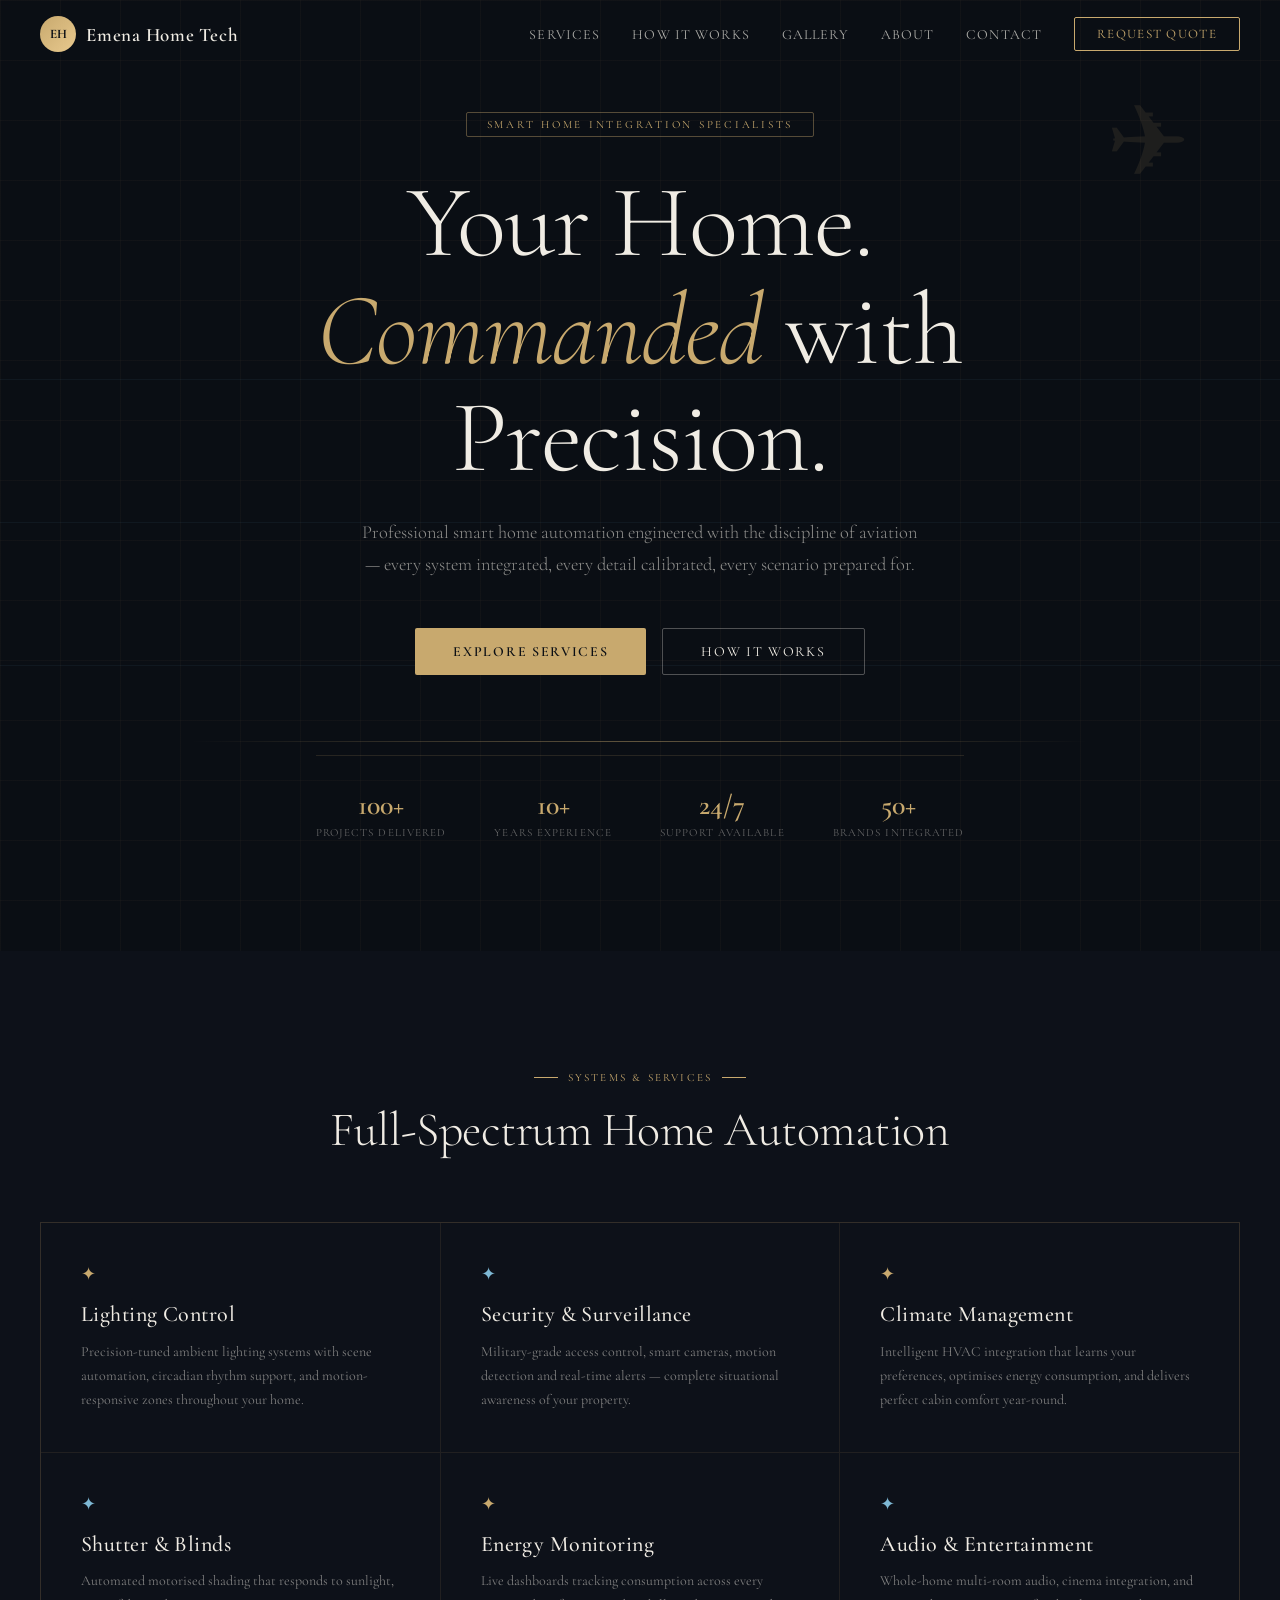
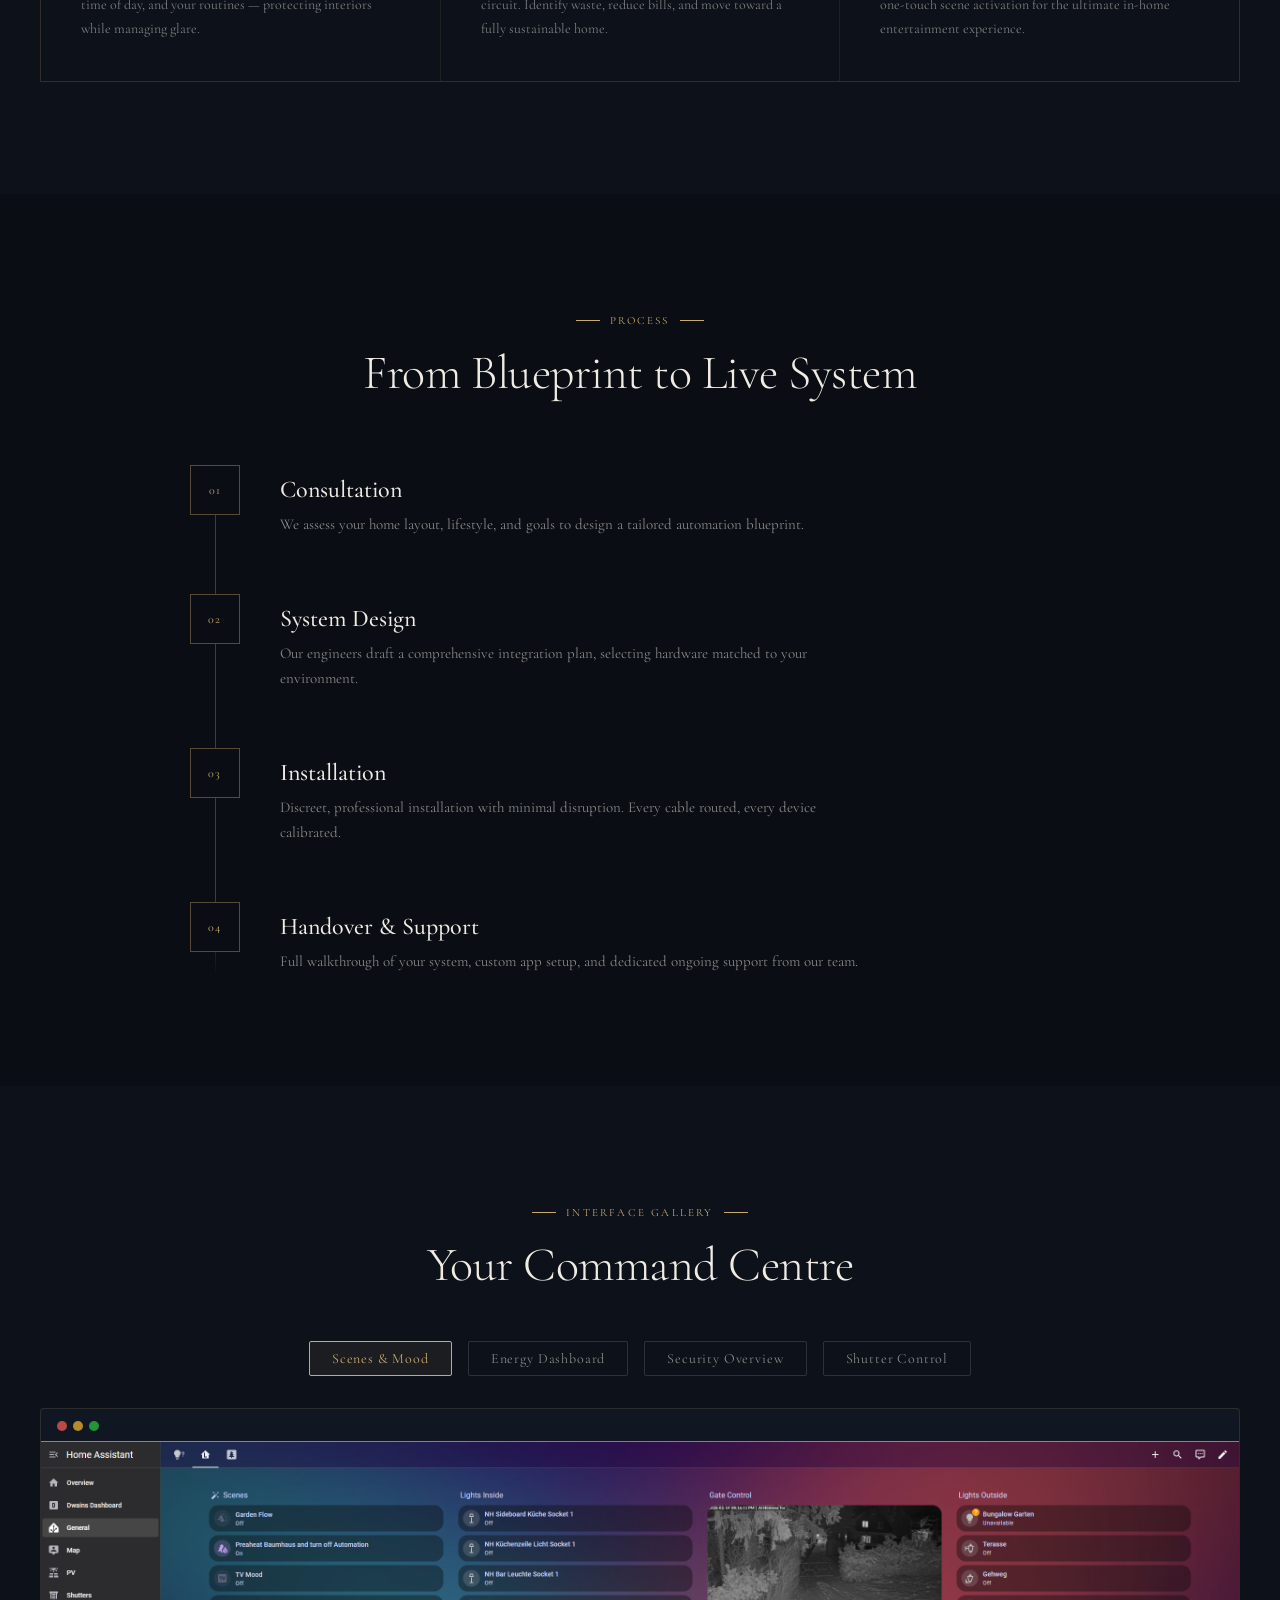
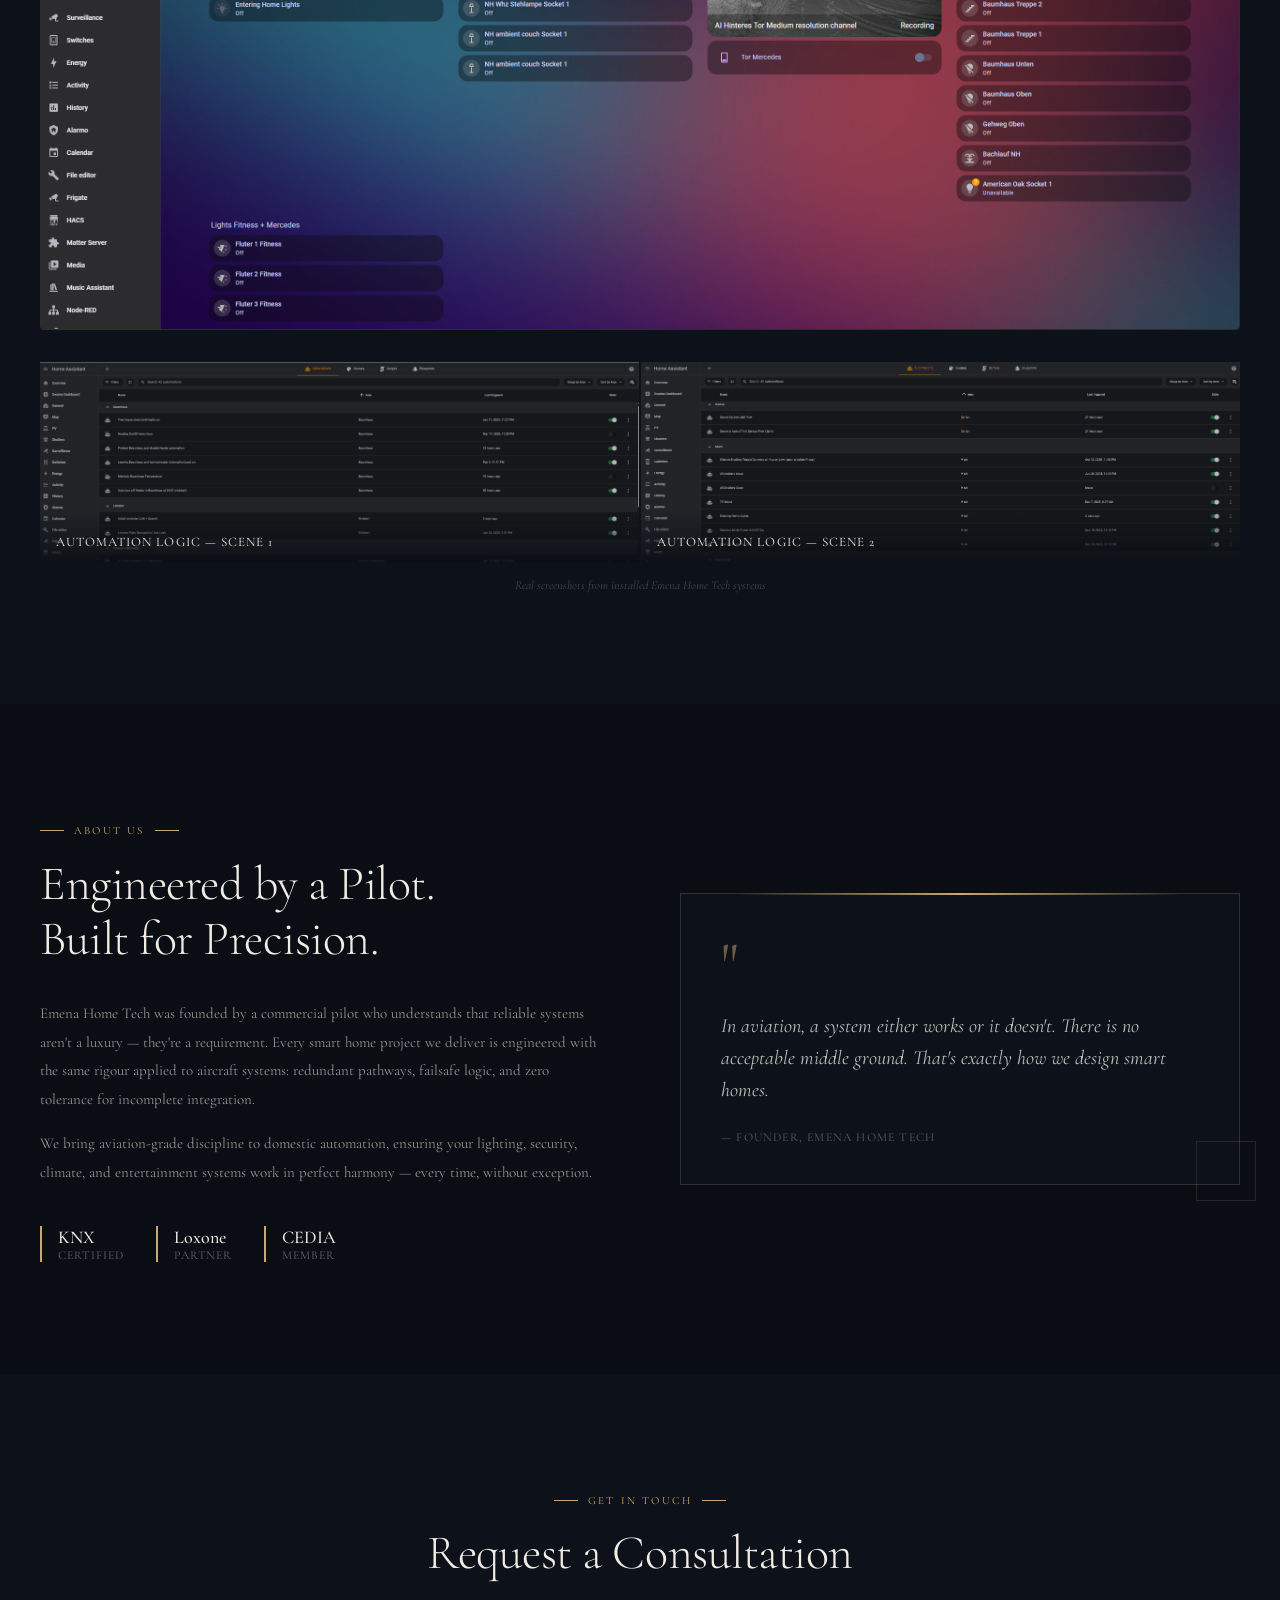
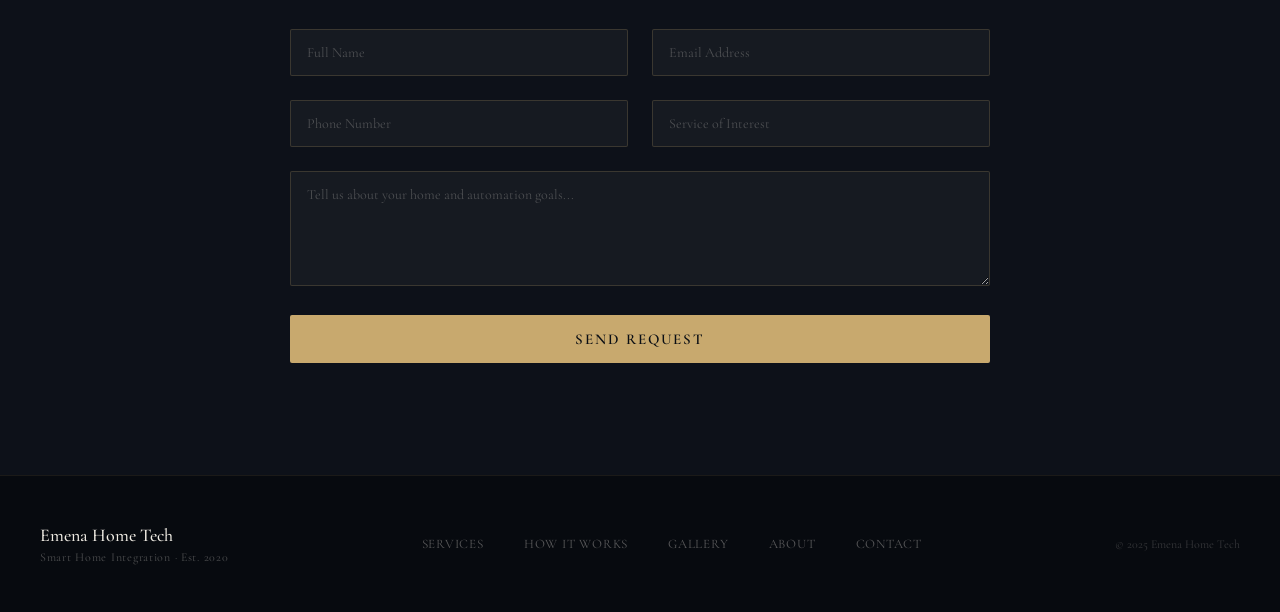
<file: index.html>
<!DOCTYPE html>
<html lang="en">
<head>
  <meta charset="UTF-8" />
  <meta name="viewport" content="width=device-width, initial-scale=1.0" />
  <title>Emena Home Tech — Smart Home Integration</title>
  <meta name="description" content="Professional smart home automation engineered with aviation-grade precision. Lighting, security, climate, energy and more." />
  <link rel="preconnect" href="https://fonts.googleapis.com" />
  <link rel="preconnect" href="https://fonts.gstatic.com" crossorigin />
  <link href="https://fonts.googleapis.com/css2?family=Cormorant+Garamond:ital,wght@0,300;0,400;0,500;0,600;1,300;1,400;1,500&display=swap" rel="stylesheet" />
  <style>
    *, *::before, *::after { box-sizing: border-box; margin: 0; padding: 0; }
    html { scroll-behavior: smooth; }
    body { font-family: 'Cormorant Garamond', Georgia, serif; background: #0a0e14; color: #f0ece4; overflow-x: hidden; }

    /* ── NAV ── */
    #navbar {
      position: fixed; top: 0; left: 0; right: 0; z-index: 100;
      display: flex; align-items: center; justify-content: space-between;
      height: 68px; padding: 0 2.5rem;
      transition: background 0.4s, border-bottom 0.4s, backdrop-filter 0.4s;
    }
    #navbar.solid {
      background: rgba(10,14,20,0.97);
      backdrop-filter: blur(12px);
      border-bottom: 1px solid rgba(200,169,110,0.18);
    }
    .nav-logo { display: flex; align-items: center; gap: 10px; text-decoration: none; }
    .nav-logo-badge {
      width: 36px; height: 36px; border-radius: 50%;
      background: linear-gradient(135deg, #c8a96e, #e8c98e);
      display: flex; align-items: center; justify-content: center;
      font-size: 13px; font-weight: 700; color: #0a0e14; flex-shrink: 0;
    }
    .nav-logo-name { color: #f0ece4; font-size: 19px; font-weight: 600; letter-spacing: 0.04em; }
    .nav-links { display: flex; align-items: center; gap: 2rem; }
    .nav-links a {
      color: rgba(240,236,228,0.7); text-decoration: none; font-size: 14px;
      letter-spacing: 0.08em; text-transform: uppercase; transition: color 0.2s;
    }
    .nav-links a:hover { color: #c8a96e; }
    .nav-cta {
      background: transparent; border: 1px solid #c8a96e; color: #c8a96e;
      padding: 8px 22px; font-family: inherit; font-size: 13px;
      letter-spacing: 0.1em; text-transform: uppercase; cursor: pointer;
      transition: all 0.2s; border-radius: 2px;
    }
    .nav-cta:hover { background: #c8a96e; color: #0a0e14; }
    .hamburger {
      display: none; background: none; border: none; color: #f0ece4;
      font-size: 26px; cursor: pointer; line-height: 1;
    }
    .mobile-menu {
      display: none; position: fixed; top: 68px; left: 0; right: 0;
      background: rgba(10,14,20,0.99); border-bottom: 1px solid rgba(200,169,110,0.2);
      padding: 1.5rem 2.5rem; flex-direction: column; gap: 1.2rem; z-index: 99;
    }
    .mobile-menu.open { display: flex; }
    .mobile-menu a { color: #f0ece4; text-decoration: none; font-size: 20px; letter-spacing: 0.04em; }

    /* ── HERO ── */
    #hero {
      min-height: 100vh; position: relative; overflow: hidden;
      display: flex; align-items: center; justify-content: center;
      background: #0a0e14;
    }
    .hero-grid {
      position: absolute; inset: 0;
      background-image:
        linear-gradient(rgba(200,169,110,0.04) 1px, transparent 1px),
        linear-gradient(90deg, rgba(200,169,110,0.04) 1px, transparent 1px);
      background-size: 60px 60px;
      animation: gridDrift 25s linear infinite;
    }
    .hero-horizon {
      position: absolute; bottom: 22%; left: 50%; transform: translateX(-50%);
      width: 70vw; height: 1px;
      background: linear-gradient(90deg, transparent, rgba(200,169,110,0.45), transparent);
    }
    .hero-altline {
      position: absolute; left: 0; right: 0; height: 1px; background: rgba(126,184,212,0.06);
    }
    .hero-compass {
      position: absolute; top: 10%; right: 7%; opacity: 0.1;
      font-size: 100px; color: #c8a96e; user-select: none; line-height: 1;
      animation: compassSpin 80s linear infinite;
    }
    .hero-inner { position: relative; text-align: center; padding: 0 2rem; max-width: 920px; }
    .hero-tag {
      display: inline-block; border: 1px solid rgba(200,169,110,0.4);
      padding: 5px 20px; margin-bottom: 2rem; border-radius: 2px;
      color: #c8a96e; font-size: 11px; letter-spacing: 0.25em; text-transform: uppercase;
    }
    .hero-h1 {
      font-size: clamp(3rem, 8vw, 6.5rem); font-weight: 300; line-height: 1.05;
      margin-bottom: 1.5rem; letter-spacing: -0.01em; color: #f0ece4;
    }
    .hero-h1 em { color: #c8a96e; font-style: italic; }
    .hero-sub {
      color: rgba(240,236,228,0.58); font-size: clamp(1rem, 2vw, 1.15rem);
      max-width: 560px; margin: 0 auto 3rem; line-height: 1.75; font-weight: 300;
    }
    .hero-btns { display: flex; gap: 1rem; justify-content: center; flex-wrap: wrap; }
    .btn-primary {
      background: #c8a96e; border: none; color: #0a0e14;
      padding: 14px 38px; border-radius: 2px; cursor: pointer;
      font-family: inherit; font-size: 14px; letter-spacing: 0.12em;
      text-transform: uppercase; font-weight: 600; transition: background 0.2s;
    }
    .btn-primary:hover { background: #e8c98e; }
    .btn-secondary {
      background: transparent; border: 1px solid rgba(240,236,228,0.3); color: #f0ece4;
      padding: 14px 38px; border-radius: 2px; cursor: pointer;
      font-family: inherit; font-size: 14px; letter-spacing: 0.12em;
      text-transform: uppercase; transition: all 0.2s;
    }
    .btn-secondary:hover { border-color: #c8a96e; color: #c8a96e; }
    .hero-stats {
      display: flex; justify-content: center; gap: 3rem; margin-top: 5rem;
      border-top: 1px solid rgba(200,169,110,0.15); padding-top: 2rem; flex-wrap: wrap;
    }
    .hero-stat-num { color: #c8a96e; font-size: 28px; font-weight: 600; }
    .hero-stat-label { color: rgba(240,236,228,0.4); font-size: 11px; letter-spacing: 0.1em; text-transform: uppercase; margin-top: 4px; }

    /* ── SECTIONS ── */
    section { padding: 7rem 2rem; }
    .section-inner { max-width: 1200px; margin: 0 auto; }
    .section-header { text-align: center; }
    .section-header.left { text-align: left; }
    .section-tag {
      display: inline-flex; align-items: center; gap: 10px; margin-bottom: 1.2rem;
      color: #c8a96e; font-size: 11px; letter-spacing: 0.2em; text-transform: uppercase;
    }
    .section-tag::before, .section-tag::after { content: ''; display: block; width: 24px; height: 1px; background: #c8a96e; }
    .section-h2 {
      font-size: clamp(2rem, 4vw, 3rem); font-weight: 300;
      letter-spacing: -0.01em; line-height: 1.15; color: #f0ece4;
    }

    /* ── SERVICES ── */
    #services { background: #0d1119; }
    .services-grid {
      display: grid; grid-template-columns: repeat(auto-fit, minmax(320px, 1fr));
      gap: 1px; background: rgba(200,169,110,0.1);
      border: 1px solid rgba(200,169,110,0.1); margin-top: 4rem;
    }
    .service-card {
      background: #0d1119; padding: 2.5rem; position: relative;
      overflow: hidden; transition: background 0.3s; cursor: default;
    }
    .service-card:hover { background: #111722; }
    .service-card::before {
      content: ''; position: absolute; top: 0; left: 0; right: 0; height: 2px;
      opacity: 0; transition: opacity 0.3s;
    }
    .service-card:hover::before { opacity: 1; }
    .service-card.gold::before { background: linear-gradient(90deg, transparent, #c8a96e, transparent); }
    .service-card.blue::before { background: linear-gradient(90deg, transparent, #7eb8d4, transparent); }
    .service-icon { font-size: 18px; margin-bottom: 1rem; }
    .service-icon.gold { color: #c8a96e; }
    .service-icon.blue { color: #7eb8d4; }
    .service-h3 { font-size: 22px; font-weight: 500; margin-bottom: 0.8rem; letter-spacing: 0.02em; color: #f0ece4; }
    .service-p { color: rgba(240,236,228,0.5); line-height: 1.7; font-size: 14px; }

    /* ── HOW IT WORKS ── */
    #how-it-works { background: #0a0e14; }
    .steps-wrap { margin-top: 4rem; position: relative; max-width: 900px; margin-left: auto; margin-right: auto; }
    .steps-line {
      position: absolute; left: 25px; top: 0; bottom: 0; width: 1px;
      background: linear-gradient(180deg, transparent, rgba(200,169,110,0.3) 10%, rgba(200,169,110,0.3) 90%, transparent);
    }
    .step { display: flex; gap: 2.5rem; margin-bottom: 3.5rem; align-items: flex-start; }
    .step:last-child { margin-bottom: 0; }
    .step-num {
      width: 50px; height: 50px; flex-shrink: 0;
      border: 1px solid rgba(200,169,110,0.4);
      display: flex; align-items: center; justify-content: center;
      background: #0a0e14; position: relative; z-index: 1;
    }
    .step-num span { color: #c8a96e; font-size: 12px; letter-spacing: 0.1em; }
    .step-body { padding-top: 10px; }
    .step-h3 { font-size: 24px; font-weight: 500; margin-bottom: 0.5rem; color: #f0ece4; }
    .step-p { color: rgba(240,236,228,0.55); line-height: 1.7; font-size: 15px; max-width: 600px; }

    /* ── GALLERY ── */
    #gallery { background: #0d1119; }
    .gallery-tabs { display: flex; gap: 1rem; flex-wrap: wrap; justify-content: center; margin-top: 3rem; }
    .gallery-tab {
      padding: 8px 22px; border-radius: 2px; cursor: pointer;
      font-family: inherit; font-size: 14px; letter-spacing: 0.06em;
      transition: all 0.2s; border: 1px solid rgba(240,236,228,0.15);
      background: transparent; color: rgba(240,236,228,0.55);
    }
    .gallery-tab.active {
      border-color: #c8a96e; background: rgba(200,169,110,0.08); color: #c8a96e;
    }
    .gallery-frame {
      margin-top: 2rem; border: 1px solid rgba(200,169,110,0.15);
      border-radius: 4px; overflow: hidden; background: #111722; position: relative;
    }
    .gallery-dots { position: absolute; top: 12px; left: 16px; display: flex; gap: 6px; z-index: 2; }
    .gallery-dot { width: 10px; height: 10px; border-radius: 50%; opacity: 0.7; }
    .gallery-img {
      width: 100%; display: block; max-height: 520px; object-fit: cover;
      object-position: top; transition: opacity 0.3s;
    }
    .gallery-img-grid {
      display: grid; grid-template-columns: 1fr 1fr; gap: 2px; margin-top: 2rem;
    }
    .gallery-img-grid-item { position: relative; overflow: hidden; cursor: pointer; }
    .gallery-img-grid-item img {
      width: 100%; height: 200px; object-fit: cover; object-position: top;
      display: block; transition: transform 0.4s, opacity 0.3s; opacity: 0.7;
    }
    .gallery-img-grid-item:hover img { transform: scale(1.04); opacity: 1; }
    .gallery-img-grid-item .grid-label {
      position: absolute; bottom: 0; left: 0; right: 0;
      background: linear-gradient(transparent, rgba(10,14,20,0.85));
      color: #f0ece4; font-size: 13px; letter-spacing: 0.08em;
      text-transform: uppercase; padding: 1.5rem 1rem 0.8rem;
    }
    .gallery-note { color: rgba(240,236,228,0.25); font-size: 12px; text-align: center; margin-top: 1rem; font-style: italic; }

    /* ── ABOUT ── */
    #about { background: #0a0e14; }
    .about-grid { display: grid; grid-template-columns: 1fr 1fr; gap: 5rem; align-items: center; }
    .about-p { color: rgba(240,236,228,0.6); line-height: 1.9; font-size: 15px; margin-top: 1rem; }
    .about-badges { display: flex; gap: 2rem; margin-top: 2.5rem; flex-wrap: wrap; }
    .about-badge { border-left: 2px solid #c8a96e; padding-left: 1rem; }
    .about-badge-name { color: #f0ece4; font-size: 18px; font-weight: 500; }
    .about-badge-sub { color: rgba(240,236,228,0.4); font-size: 12px; letter-spacing: 0.08em; text-transform: uppercase; }
    .about-quote {
      border: 1px solid rgba(200,169,110,0.2); padding: 2.5rem;
      background: #0d1119; position: relative;
    }
    .about-quote::before {
      content: ''; position: absolute; top: -1px; left: 10%; right: 10%; height: 2px;
      background: linear-gradient(90deg, transparent, #c8a96e, transparent);
    }
    .about-quote-mark { color: #c8a96e; font-size: 60px; line-height: 1; margin-bottom: 1rem; opacity: 0.5; }
    .about-quote-text {
      color: rgba(240,236,228,0.78); font-size: 20px; line-height: 1.6;
      font-style: italic; margin-bottom: 1.5rem;
    }
    .about-quote-attr { color: rgba(240,236,228,0.35); font-size: 12px; letter-spacing: 0.1em; text-transform: uppercase; }
    .about-deco {
      position: absolute; bottom: -16px; right: -16px; width: 60px; height: 60px;
      border: 1px solid rgba(200,169,110,0.15); pointer-events: none;
    }

    /* ── CONTACT ── */
    #contact { background: #0d1119; }
    .contact-inner { max-width: 700px; margin: 0 auto; }
    .form-grid { display: grid; grid-template-columns: 1fr 1fr; gap: 1.5rem; margin-bottom: 1.5rem; }
    .form-input, .form-textarea {
      background: rgba(240,236,228,0.04); border: 1px solid rgba(200,169,110,0.2);
      color: #f0ece4; padding: 14px 16px; border-radius: 2px; font-size: 14px;
      font-family: inherit; outline: none; width: 100%; transition: border-color 0.2s;
    }
    .form-input::placeholder, .form-textarea::placeholder { color: rgba(240,236,228,0.25); }
    .form-input:focus, .form-textarea:focus { border-color: rgba(200,169,110,0.6); }
    .form-textarea { resize: vertical; }
    .form-submit {
      margin-top: 1.5rem; background: #c8a96e; border: none; color: #0a0e14;
      padding: 15px 40px; border-radius: 2px; cursor: pointer;
      font-family: inherit; font-size: 15px; letter-spacing: 0.12em;
      text-transform: uppercase; font-weight: 600; width: 100%; transition: background 0.2s;
    }
    .form-submit:hover { background: #e8c98e; }
    .form-success {
      margin-top: 3rem; text-align: center; padding: 3rem;
      border: 1px solid rgba(200,169,110,0.3); background: rgba(200,169,110,0.05);
      display: none;
    }
    .form-success.show { display: block; }
    .form-success-icon { color: #c8a96e; font-size: 40px; margin-bottom: 1rem; }
    .form-success-h3 { font-size: 24px; margin-bottom: 0.5rem; color: #f0ece4; }
    .form-success-p { color: rgba(240,236,228,0.5); }
    .form-body { margin-top: 3rem; }

    /* ── FOOTER ── */
    footer {
      background: #070a0f; border-top: 1px solid rgba(200,169,110,0.1);
      padding: 3rem 2.5rem;
    }
    .footer-inner {
      max-width: 1200px; margin: 0 auto;
      display: flex; justify-content: space-between; align-items: center;
      flex-wrap: wrap; gap: 1.5rem;
    }
    .footer-brand-name { font-size: 18px; font-weight: 500; color: #f0ece4; margin-bottom: 4px; }
    .footer-brand-sub { color: rgba(240,236,228,0.3); font-size: 12px; letter-spacing: 0.06em; }
    .footer-links { display: flex; gap: 2.5rem; flex-wrap: wrap; }
    .footer-links a {
      color: rgba(240,236,228,0.35); text-decoration: none; font-size: 13px;
      letter-spacing: 0.06em; text-transform: uppercase; transition: color 0.2s;
    }
    .footer-links a:hover { color: #c8a96e; }
    .footer-copy { color: rgba(240,236,228,0.2); font-size: 12px; }

    /* ── ANIMATIONS ── */
    @keyframes gridDrift {
      from { background-position: 0 0; }
      to { background-position: 60px 60px; }
    }
    @keyframes compassSpin {
      from { transform: rotate(0deg); }
      to { transform: rotate(360deg); }
    }

    /* ── RESPONSIVE ── */
    @media (max-width: 900px) {
      .about-grid { grid-template-columns: 1fr; gap: 3rem; }
      .about-deco { display: none; }
    }
    @media (max-width: 768px) {
      .nav-links { display: none; }
      .hamburger { display: block; }
      .form-grid { grid-template-columns: 1fr; }
      .hero-stats { gap: 2rem; }
      .footer-inner { flex-direction: column; text-align: center; }
      .footer-links { justify-content: center; }
    }
    @media (max-width: 480px) {
      section { padding: 5rem 1.2rem; }
      .hero-h1 { font-size: 2.8rem; }
    }
  </style>
</head>
<body>

<!-- ── NAVBAR ── -->
<nav id="navbar">
  <a class="nav-logo" href="#">
    <div class="nav-logo-badge">EH</div>
    <span class="nav-logo-name">Emena Home Tech</span>
  </a>
  <div class="nav-links">
    <a href="#services">Services</a>
    <a href="#how-it-works">How It Works</a>
    <a href="#gallery">Gallery</a>
    <a href="#about">About</a>
    <a href="#contact">Contact</a>
    <button class="nav-cta" onclick="document.getElementById('contact').scrollIntoView({behavior:'smooth'})">Request Quote</button>
  </div>
  <button class="hamburger" id="hamburger" aria-label="Menu">&#9776;</button>
</nav>

<!-- Mobile menu -->
<div class="mobile-menu" id="mobile-menu">
  <a href="#services" onclick="closeMobile()">Services</a>
  <a href="#how-it-works" onclick="closeMobile()">How It Works</a>
  <a href="#gallery" onclick="closeMobile()">Gallery</a>
  <a href="#about" onclick="closeMobile()">About</a>
  <a href="#contact" onclick="closeMobile()">Contact</a>
</div>

<!-- ── HERO ── -->
<section id="hero">
  <div class="hero-grid"></div>
  <div class="hero-horizon"></div>
  <div class="hero-altline" style="bottom:30%"></div>
  <div class="hero-altline" style="bottom:45%"></div>
  <div class="hero-altline" style="bottom:60%"></div>
  <div class="hero-compass">✈</div>

  <div class="hero-inner">
    <div class="hero-tag">Smart Home Integration Specialists</div>
    <h1 class="hero-h1">
      Your Home.<br>
      <em>Commanded</em> with<br>
      Precision.
    </h1>
    <p class="hero-sub">
      Professional smart home automation engineered with the discipline of aviation — every system integrated, every detail calibrated, every scenario prepared for.
    </p>
    <div class="hero-btns">
      <button class="btn-primary" onclick="document.getElementById('services').scrollIntoView({behavior:'smooth'})">Explore Services</button>
      <button class="btn-secondary" onclick="document.getElementById('how-it-works').scrollIntoView({behavior:'smooth'})">How It Works</button>
    </div>
    <div class="hero-stats">
      <div>
        <div class="hero-stat-num">100+</div>
        <div class="hero-stat-label">Projects Delivered</div>
      </div>
      <div>
        <div class="hero-stat-num">10+</div>
        <div class="hero-stat-label">Years Experience</div>
      </div>
      <div>
        <div class="hero-stat-num">24/7</div>
        <div class="hero-stat-label">Support Available</div>
      </div>
      <div>
        <div class="hero-stat-num">50+</div>
        <div class="hero-stat-label">Brands Integrated</div>
      </div>
    </div>
  </div>
</section>

<!-- ── SERVICES ── -->
<section id="services">
  <div class="section-inner">
    <div class="section-header">
      <div class="section-tag">Systems &amp; Services</div>
      <h2 class="section-h2">Full-Spectrum Home Automation</h2>
    </div>
    <div class="services-grid">
      <div class="service-card gold">
        <div class="service-icon gold">✦</div>
        <h3 class="service-h3">Lighting Control</h3>
        <p class="service-p">Precision-tuned ambient lighting systems with scene automation, circadian rhythm support, and motion-responsive zones throughout your home.</p>
      </div>
      <div class="service-card blue">
        <div class="service-icon blue">✦</div>
        <h3 class="service-h3">Security &amp; Surveillance</h3>
        <p class="service-p">Military-grade access control, smart cameras, motion detection and real-time alerts — complete situational awareness of your property.</p>
      </div>
      <div class="service-card gold">
        <div class="service-icon gold">✦</div>
        <h3 class="service-h3">Climate Management</h3>
        <p class="service-p">Intelligent HVAC integration that learns your preferences, optimises energy consumption, and delivers perfect cabin comfort year-round.</p>
      </div>
      <div class="service-card blue">
        <div class="service-icon blue">✦</div>
        <h3 class="service-h3">Shutter &amp; Blinds</h3>
        <p class="service-p">Automated motorised shading that responds to sunlight, time of day, and your routines — protecting interiors while managing glare.</p>
      </div>
      <div class="service-card gold">
        <div class="service-icon gold">✦</div>
        <h3 class="service-h3">Energy Monitoring</h3>
        <p class="service-p">Live dashboards tracking consumption across every circuit. Identify waste, reduce bills, and move toward a fully sustainable home.</p>
      </div>
      <div class="service-card blue">
        <div class="service-icon blue">✦</div>
        <h3 class="service-h3">Audio &amp; Entertainment</h3>
        <p class="service-p">Whole-home multi-room audio, cinema integration, and one-touch scene activation for the ultimate in-home entertainment experience.</p>
      </div>
    </div>
  </div>
</section>

<!-- ── HOW IT WORKS ── -->
<section id="how-it-works">
  <div class="section-inner">
    <div class="section-header">
      <div class="section-tag">Process</div>
      <h2 class="section-h2">From Blueprint to Live System</h2>
    </div>
    <div class="steps-wrap">
      <div class="steps-line"></div>
      <div class="step">
        <div class="step-num"><span>01</span></div>
        <div class="step-body">
          <h3 class="step-h3">Consultation</h3>
          <p class="step-p">We assess your home layout, lifestyle, and goals to design a tailored automation blueprint.</p>
        </div>
      </div>
      <div class="step">
        <div class="step-num"><span>02</span></div>
        <div class="step-body">
          <h3 class="step-h3">System Design</h3>
          <p class="step-p">Our engineers draft a comprehensive integration plan, selecting hardware matched to your environment.</p>
        </div>
      </div>
      <div class="step">
        <div class="step-num"><span>03</span></div>
        <div class="step-body">
          <h3 class="step-h3">Installation</h3>
          <p class="step-p">Discreet, professional installation with minimal disruption. Every cable routed, every device calibrated.</p>
        </div>
      </div>
      <div class="step">
        <div class="step-num"><span>04</span></div>
        <div class="step-body">
          <h3 class="step-h3">Handover &amp; Support</h3>
          <p class="step-p">Full walkthrough of your system, custom app setup, and dedicated ongoing support from our team.</p>
        </div>
      </div>
    </div>
  </div>
</section>

<!-- ── GALLERY ── -->
<section id="gallery">
  <div class="section-inner">
    <div class="section-header">
      <div class="section-tag">Interface Gallery</div>
      <h2 class="section-h2">Your Command Centre</h2>
    </div>

    <!-- Main featured image viewer -->
    <div class="gallery-tabs">
      <button class="gallery-tab active" onclick="setTab(this,'dash-scenes.png','Scenes &amp; Mood')">Scenes &amp; Mood</button>
      <button class="gallery-tab" onclick="setTab(this,'dash-energy.png','Energy Dashboard')">Energy Dashboard</button>
      <button class="gallery-tab" onclick="setTab(this,'dash-security.png','Security Overview')">Security Overview</button>
      <button class="gallery-tab" onclick="setTab(this,'dash-shutters.png','Shutter Control')">Shutter Control</button>
    </div>
    <div class="gallery-frame">
      <div class="gallery-dots">
        <div class="gallery-dot" style="background:#ff5f57"></div>
        <div class="gallery-dot" style="background:#ffbd2e"></div>
        <div class="gallery-dot" style="background:#28ca41"></div>
      </div>
      <img id="gallery-main-img" class="gallery-img" src="dash-scenes.png" alt="Scenes & Mood dashboard" style="padding-top:32px;" />
    </div>

    <!-- Automation logic screenshots grid -->
    <div class="gallery-img-grid" style="margin-top:2rem">
      <div class="gallery-img-grid-item">
        <img src="auto-logic-1.png" alt="Automation Logic 1" />
        <div class="grid-label">Automation Logic — Scene 1</div>
      </div>
      <div class="gallery-img-grid-item">
        <img src="auto-logic-2.png" alt="Automation Logic 2" />
        <div class="grid-label">Automation Logic — Scene 2</div>
      </div>
    </div>

    <p class="gallery-note">Real screenshots from installed Emena Home Tech systems</p>
  </div>
</section>

<!-- ── ABOUT ── -->
<section id="about">
  <div class="section-inner">
    <div class="about-grid">
      <div>
        <div class="section-header left">
          <div class="section-tag" style="justify-content:flex-start">About Us</div>
          <h2 class="section-h2">Engineered by a Pilot.<br>Built for Precision.</h2>
        </div>
        <p class="about-p" style="margin-top:2rem">
          Emena Home Tech was founded by a commercial pilot who understands that reliable systems aren't a luxury — they're a requirement. Every smart home project we deliver is engineered with the same rigour applied to aircraft systems: redundant pathways, failsafe logic, and zero tolerance for incomplete integration.
        </p>
        <p class="about-p">
          We bring aviation-grade discipline to domestic automation, ensuring your lighting, security, climate, and entertainment systems work in perfect harmony — every time, without exception.
        </p>
        <div class="about-badges">
          <div class="about-badge">
            <div class="about-badge-name">KNX</div>
            <div class="about-badge-sub">Certified</div>
          </div>
          <div class="about-badge">
            <div class="about-badge-name">Loxone</div>
            <div class="about-badge-sub">Partner</div>
          </div>
          <div class="about-badge">
            <div class="about-badge-name">CEDIA</div>
            <div class="about-badge-sub">Member</div>
          </div>
        </div>
      </div>
      <div style="position:relative">
        <div class="about-quote">
          <div class="about-quote-mark">"</div>
          <p class="about-quote-text">
            In aviation, a system either works or it doesn't. There is no acceptable middle ground. That's exactly how we design smart homes.
          </p>
          <div class="about-quote-attr">— Founder, Emena Home Tech</div>
        </div>
        <div class="about-deco"></div>
      </div>
    </div>
  </div>
</section>

<!-- ── CONTACT ── -->
<section id="contact">
  <div class="contact-inner">
    <div class="section-header">
      <div class="section-tag">Get In Touch</div>
      <h2 class="section-h2">Request a Consultation</h2>
    </div>
    <div class="form-body" id="form-body">
      <div class="form-grid">
        <input class="form-input" type="text" placeholder="Full Name" id="f-name" />
        <input class="form-input" type="email" placeholder="Email Address" id="f-email" />
        <input class="form-input" type="tel" placeholder="Phone Number" id="f-phone" />
        <input class="form-input" type="text" placeholder="Service of Interest" id="f-service" />
      </div>
      <textarea class="form-input form-textarea" rows="5" placeholder="Tell us about your home and automation goals..." id="f-message"></textarea>
      <button class="form-submit" onclick="submitForm()">Send Request</button>
    </div>
    <div class="form-success" id="form-success">
      <div class="form-success-icon">✓</div>
      <h3 class="form-success-h3">Message Received</h3>
      <p class="form-success-p">We'll be in touch within 24 hours to schedule your consultation.</p>
    </div>
  </div>
</section>

<!-- ── FOOTER ── -->
<footer>
  <div class="footer-inner">
    <div>
      <div class="footer-brand-name">Emena Home Tech</div>
      <div class="footer-brand-sub">Smart Home Integration · Est. 2020</div>
    </div>
    <nav class="footer-links">
      <a href="#services">Services</a>
      <a href="#how-it-works">How It Works</a>
      <a href="#gallery">Gallery</a>
      <a href="#about">About</a>
      <a href="#contact">Contact</a>
    </nav>
    <div class="footer-copy">© 2025 Emena Home Tech</div>
  </div>
</footer>

<script>
  // Navbar scroll
  window.addEventListener('scroll', function() {
    document.getElementById('navbar').classList.toggle('solid', window.scrollY > 60);
  });

  // Hamburger
  document.getElementById('hamburger').addEventListener('click', function() {
    document.getElementById('mobile-menu').classList.toggle('open');
  });
  function closeMobile() {
    document.getElementById('mobile-menu').classList.remove('open');
  }

  // Gallery tabs
  function setTab(btn, imgFile, label) {
    document.querySelectorAll('.gallery-tab').forEach(t => t.classList.remove('active'));
    btn.classList.add('active');
    var img = document.getElementById('gallery-main-img');
    img.style.opacity = '0';
    setTimeout(function() {
      img.src = imgFile;
      img.alt = label;
      img.style.opacity = '1';
    }, 200);
  }

  // Contact form
  async function submitForm() {
    var name = document.getElementById('f-name').value.trim();
    var email = document.getElementById('f-email').value.trim();
    var phone = document.getElementById('f-phone').value.trim();
    var service = document.getElementById('f-service').value.trim();
    var message = document.getElementById('f-message').value.trim();

    var emailRegex = /^[^\s@]+@[^\s@]+\.[^\s@]+$/;
    if (!name) {
      alert('Please enter your full name.');
      return;
    }
    if (!email || !emailRegex.test(email)) {
      alert('Please enter a valid email address (e.g. name@example.com).');
      return;
    }

    var btn = document.querySelector('.form-submit');
    btn.textContent = 'Sending...';
    btn.disabled = true;

    try {
      var response = await fetch('https://formspree.io/f/mjgjggrl', {
        method: 'POST',
        headers: { 'Content-Type': 'application/json', 'Accept': 'application/json' },
        body: JSON.stringify({ name: name, email: email, phone: phone, service: service, message: message })
      });

      if (response.ok) {
        document.getElementById('form-body').style.display = 'none';
        document.getElementById('form-success').classList.add('show');
      } else {
        alert('Something went wrong. Please try again or email us directly.');
        btn.textContent = 'Send Request';
        btn.disabled = false;
      }
    } catch(err) {
      alert('Connection error. Please check your internet and try again.');
      btn.textContent = 'Send Request';
      btn.disabled = false;
    }
  }
</script>
</body>
</html>
</file>
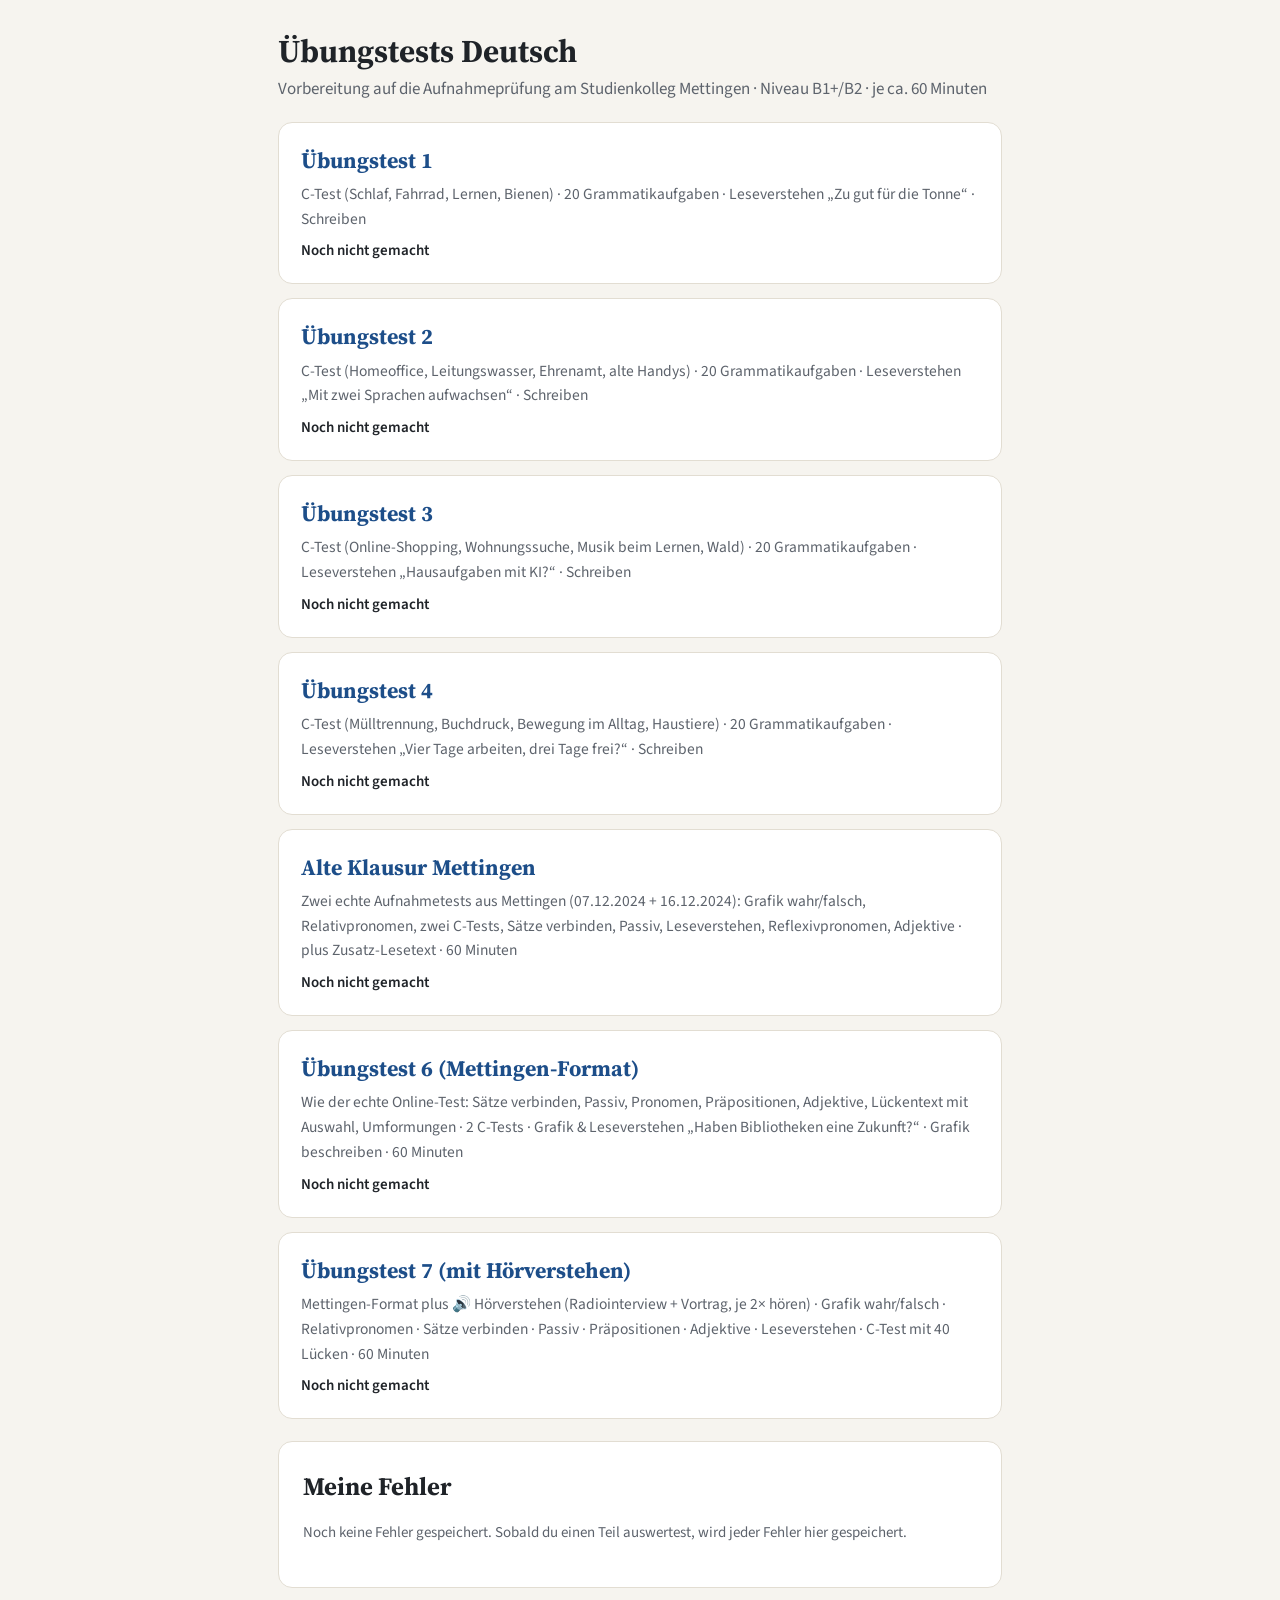
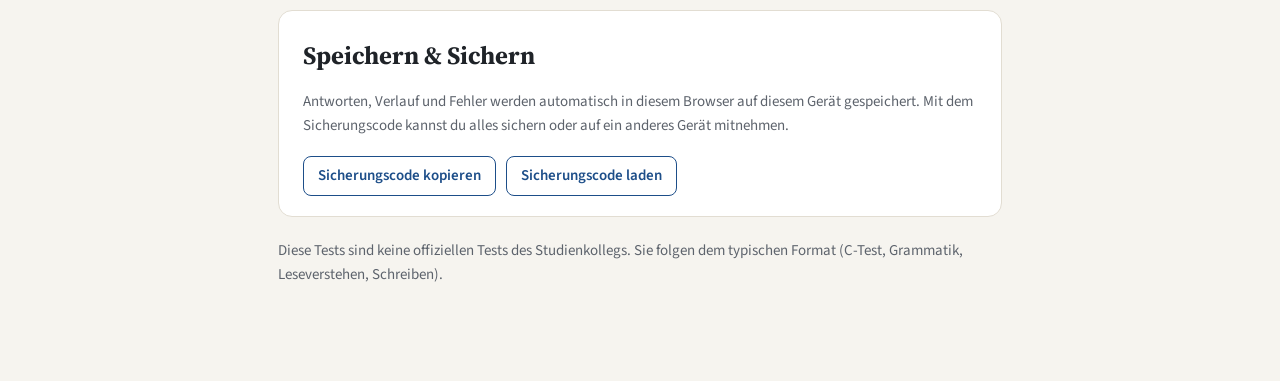
<file: Mettingen/index.html>
<!DOCTYPE html>
<html lang="de">
<head>
<meta charset="utf-8">
<meta name="robots" content="noindex, nofollow">
<meta name="viewport" content="width=device-width, initial-scale=1">
<title>Übungstests Deutsch – Studienkolleg Mettingen</title>
<link rel="preconnect" href="https://fonts.googleapis.com">
<link href="https://fonts.googleapis.com/css2?family=Source+Sans+3:wght@400;600;700&family=Source+Serif+4:opsz,wght@8..60,400;8..60,600&display=swap" rel="stylesheet">
<link rel="stylesheet" href="app.css?v=1">
<style>
main{max-width:760px}
a.tcard{display:block; background:var(--card); border:1px solid var(--line); border-radius:14px; padding:20px 22px; margin:14px 0; text-decoration:none; color:inherit; transition:border-color .2s, transform .2s}
a.tcard:hover{border-color:var(--accent); transform:translateY(-2px)}
a.tcard h2{font-size:22px; margin:0 0 4px; color:var(--accent)}
a.tcard p{margin:0; color:var(--muted); font-size:15.5px}
a.tcard .stat{margin-top:8px; font-size:15px; font-weight:600; color:var(--ink)}
.mlist{list-style:none; margin:10px 0 0; padding:0}
.mlist li{padding:10px 0; border-bottom:1px solid var(--line); font-size:15.5px}
.mlist .where{font-size:13px; color:var(--muted); font-weight:600}
.mlist .ctx{font-family:"Source Serif 4",Georgia,serif; margin:2px 0}
.mlist .ctx mark{background:var(--badbg); color:var(--bad); border-radius:3px; padding:0 2px}
.mlist .ans{font-size:14.5px}
.mlist .ans s{color:var(--bad)}
.mlist .ans b{color:var(--ok)}
.mlist .ex{font-size:14px; color:var(--muted)}
.chips{display:flex; gap:8px; flex-wrap:wrap; margin:8px 0}
.chip{font-size:14px; background:var(--accent-soft); border-radius:20px; padding:3px 12px}
</style>
</head>
<body>
<main>
  <h1>Übungstests Deutsch</h1>
  <p class="lead">Vorbereitung auf die Aufnahmeprüfung am Studienkolleg Mettingen · Niveau B1+/B2 · je ca. 60 Minuten</p>

  <div id="tests"></div>

  <section class="card" id="fehler">
    <h2>Meine Fehler</h2>
    <p class="meta" id="mCount"></p>
    <div class="chips" id="mChips"></div>
    <div class="actions" style="margin-top:6px">
      <button type="button" id="exportBtn">Fehler exportieren</button>
      <button type="button" class="ghost" id="viewBtn">Fehler ansehen</button>
    </div>
    <ul class="mlist" id="mList" hidden></ul>
  </section>

  <section class="card">
    <h2>Speichern &amp; Sichern</h2>
    <p class="save-state">Antworten, Verlauf und Fehler werden automatisch in diesem Browser auf diesem Gerät gespeichert. Mit dem Sicherungscode kannst du alles sichern oder auf ein anderes Gerät mitnehmen.</p>
    <div class="actions">
      <button type="button" class="ghost" id="backupBtn">Sicherungscode kopieren</button>
      <button type="button" class="ghost" id="restoreBtn">Sicherungscode laden</button>
    </div>
  </section>

  <p class="meta">Diese Tests sind keine offiziellen Tests des Studienkollegs. Sie folgen dem typischen Format (C-Test, Grammatik, Leseverstehen, Schreiben).</p>
</main>

<script src="common.js?v=7"></script>
<script>
(function(){
const M = window.MT, $ = id => document.getElementById(id);

function render(){
  const s = M.store;
  $('tests').innerHTML = Object.entries(M.TESTS).map(([id, t]) => {
    const h = s.history.filter(x => x.test === id);
    const pct = x => Math.round(x.total / x.max * 100);
    const started = s.tests[id] && (Object.keys(s.tests[id].c || {}).length || Object.keys(s.tests[id].r || {}).length);
    const stat = h.length
      ? `${h.length} ${h.length === 1 ? 'Versuch' : 'Versuche'} · bestes Ergebnis ${Math.max(...h.map(pct))} % · zuletzt ${pct(h[h.length - 1])} %`
      : started ? 'Angefangen – weiter, wo du aufgehört hast' : 'Noch nicht gemacht';
    return `<a class="tcard" href="${t.page || 'test.html?t=' + id}"><h2>${M.esc(t.title)}</h2><p>${M.esc(t.desc)}</p><div class="stat">${stat}</div></a>`;
  }).join('');

  const ms = s.mistakes;
  $('mCount').textContent = ms.length
    ? `Gespeicherte Fehler: ${ms.length}. Exportiere sie als Datei für deinen Lernzettel.`
    : 'Noch keine Fehler gespeichert. Sobald du einen Teil auswertest, wird jeder Fehler hier gespeichert.';
  const byPart = {}; ms.forEach(m => byPart[m.part] = (byPart[m.part] || 0) + 1);
  $('mChips').innerHTML = Object.entries(M.PARTS).filter(([k]) => byPart[k]).map(([k, n]) => `<span class="chip">${n}: ${byPart[k]}</span>`).join('');
  $('exportBtn').hidden = $('viewBtn').hidden = !ms.length;
  if (!ms.length) $('mList').hidden = true;
  $('mList').innerHTML = ms.slice().reverse().map(m => {
    const ctx = M.esc(m.context).replace(/\[\[(.*?)\]\]/, (_, x) => `<mark>${x}</mark>`);
    const d = new Date(m.at);
    return `<li><div class="where">${M.esc((M.TESTS[m.test] || {}).title || m.test)} · ${M.esc(M.PARTS[m.part])} · ${M.esc(m.label)} · ${d.toLocaleDateString('de-DE')}</div>
      <div class="ctx">${ctx}</div>
      <div class="ans">${m.typed ? `Deine Antwort: <s>${M.esc(m.typed)}</s> · ` : 'Leer gelassen · '}Richtig: <b>${M.esc(m.correct)}</b></div>
      ${m.expl ? `<div class="ex">${M.esc(m.expl)}</div>` : ''}</li>`;
  }).join('');
}
$('exportBtn').onclick = () => M.downloadMistakes();
$('viewBtn').onclick = () => { const l = $('mList'); l.hidden = !l.hidden; $('viewBtn').textContent = l.hidden ? 'Fehler ansehen' : 'Fehler ausblenden'; };
$('backupBtn').onclick = () => M.showBackup();
$('restoreBtn').onclick = () => M.askBackup(render);
window.addEventListener('pageshow', () => { M.reload(); render(); });
render();
})();
</script>
</body>
</html>
</file>
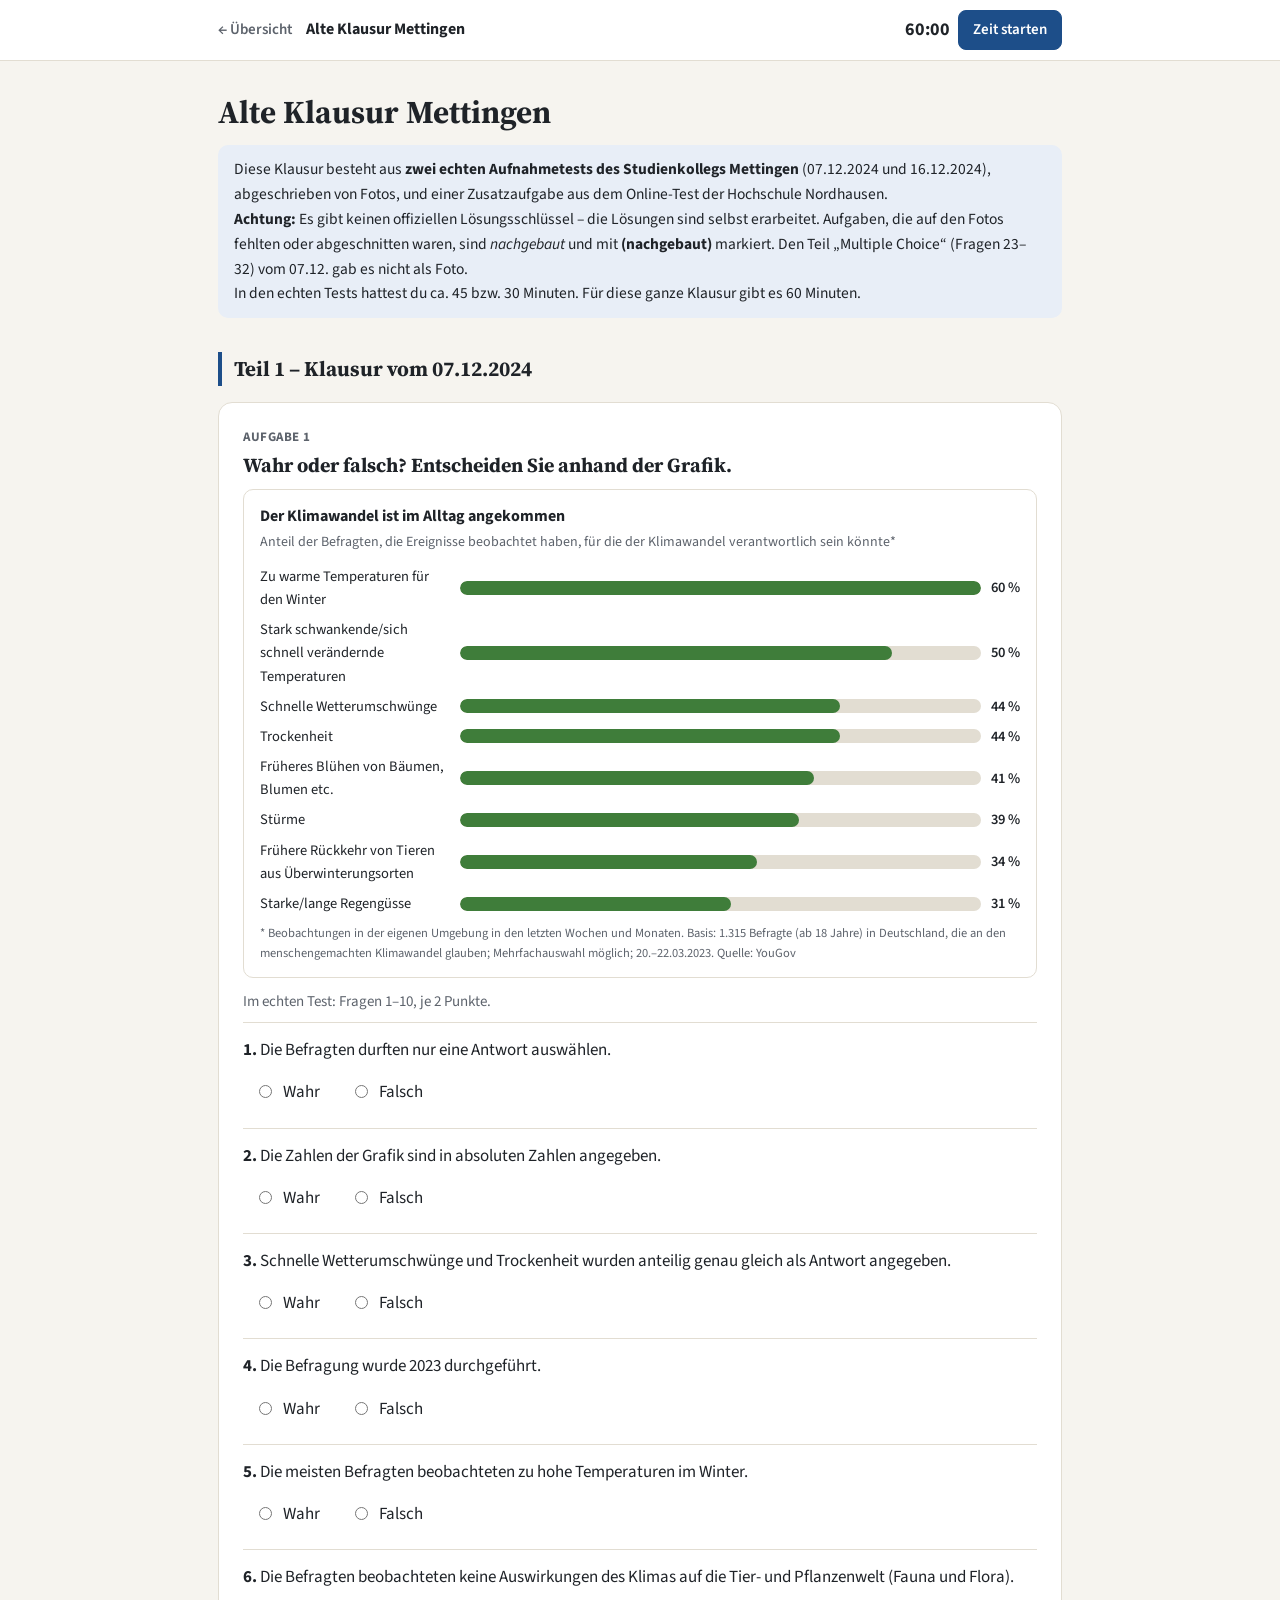
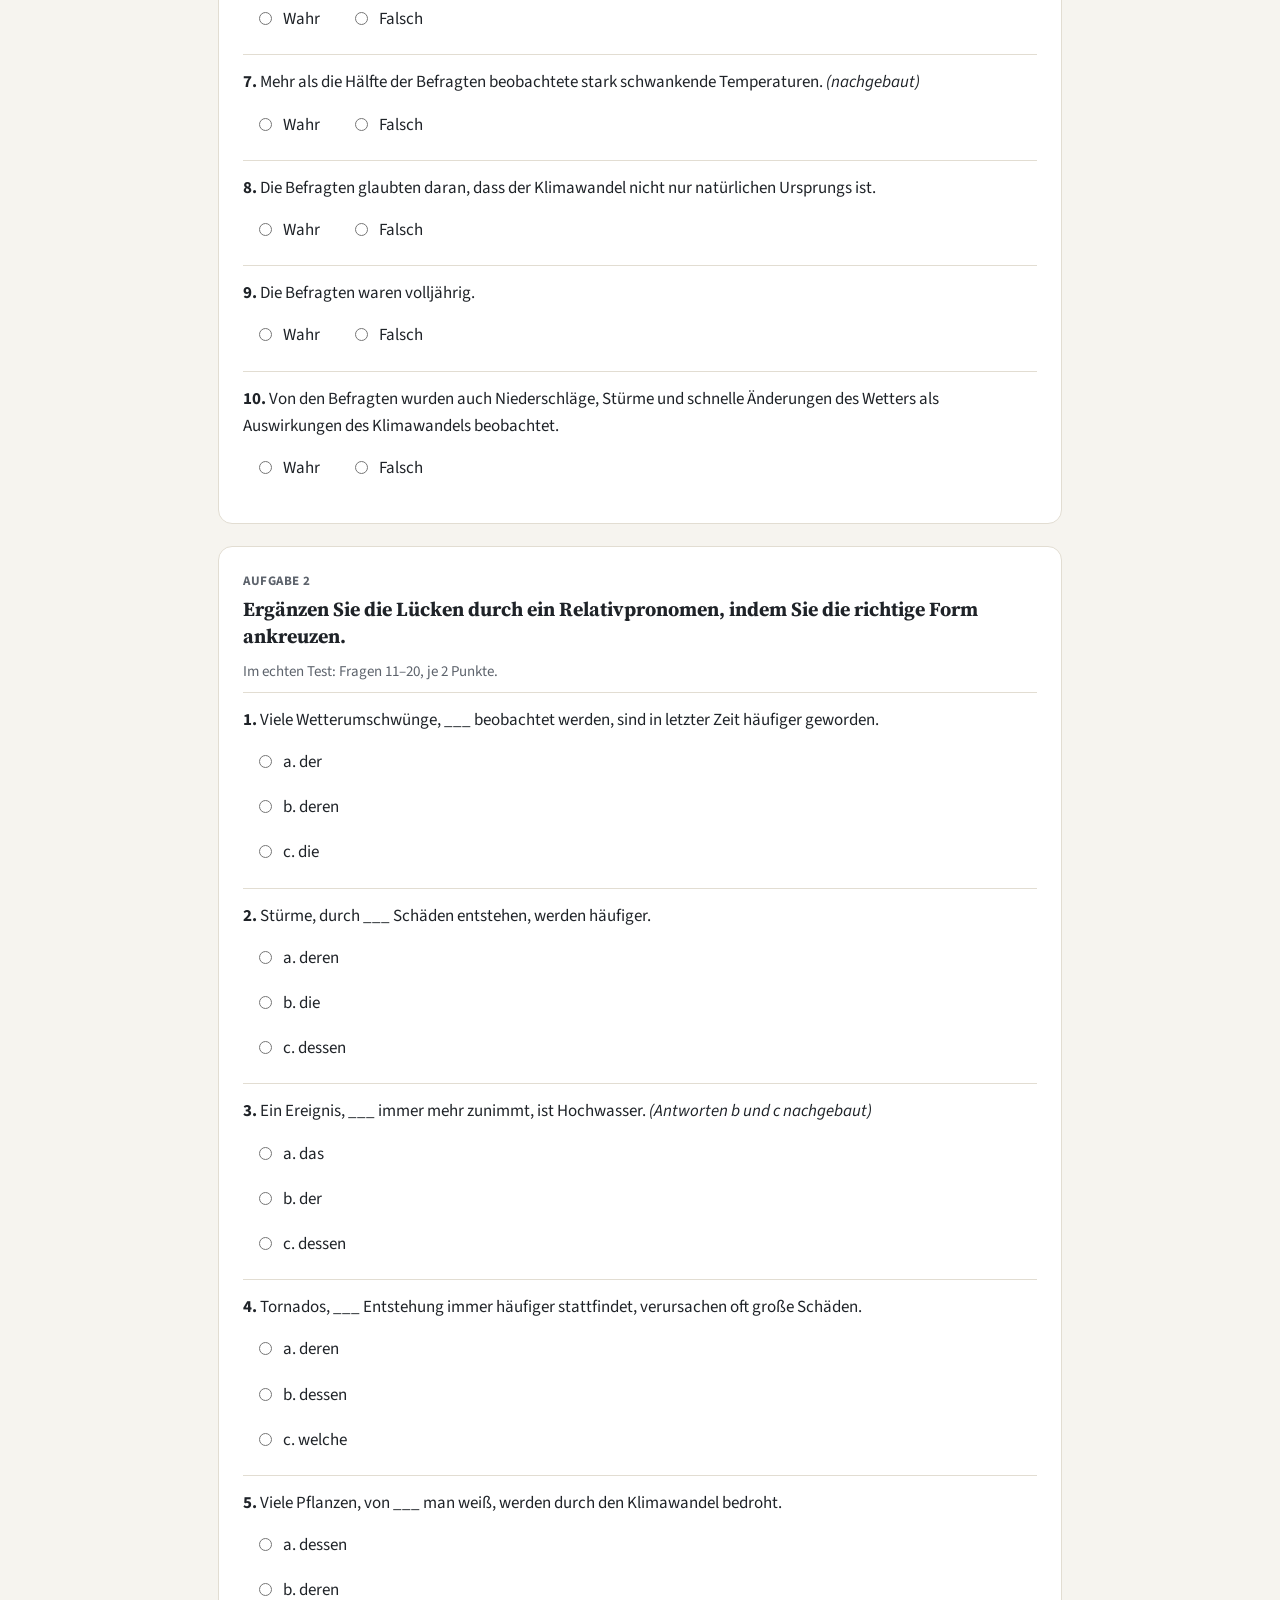
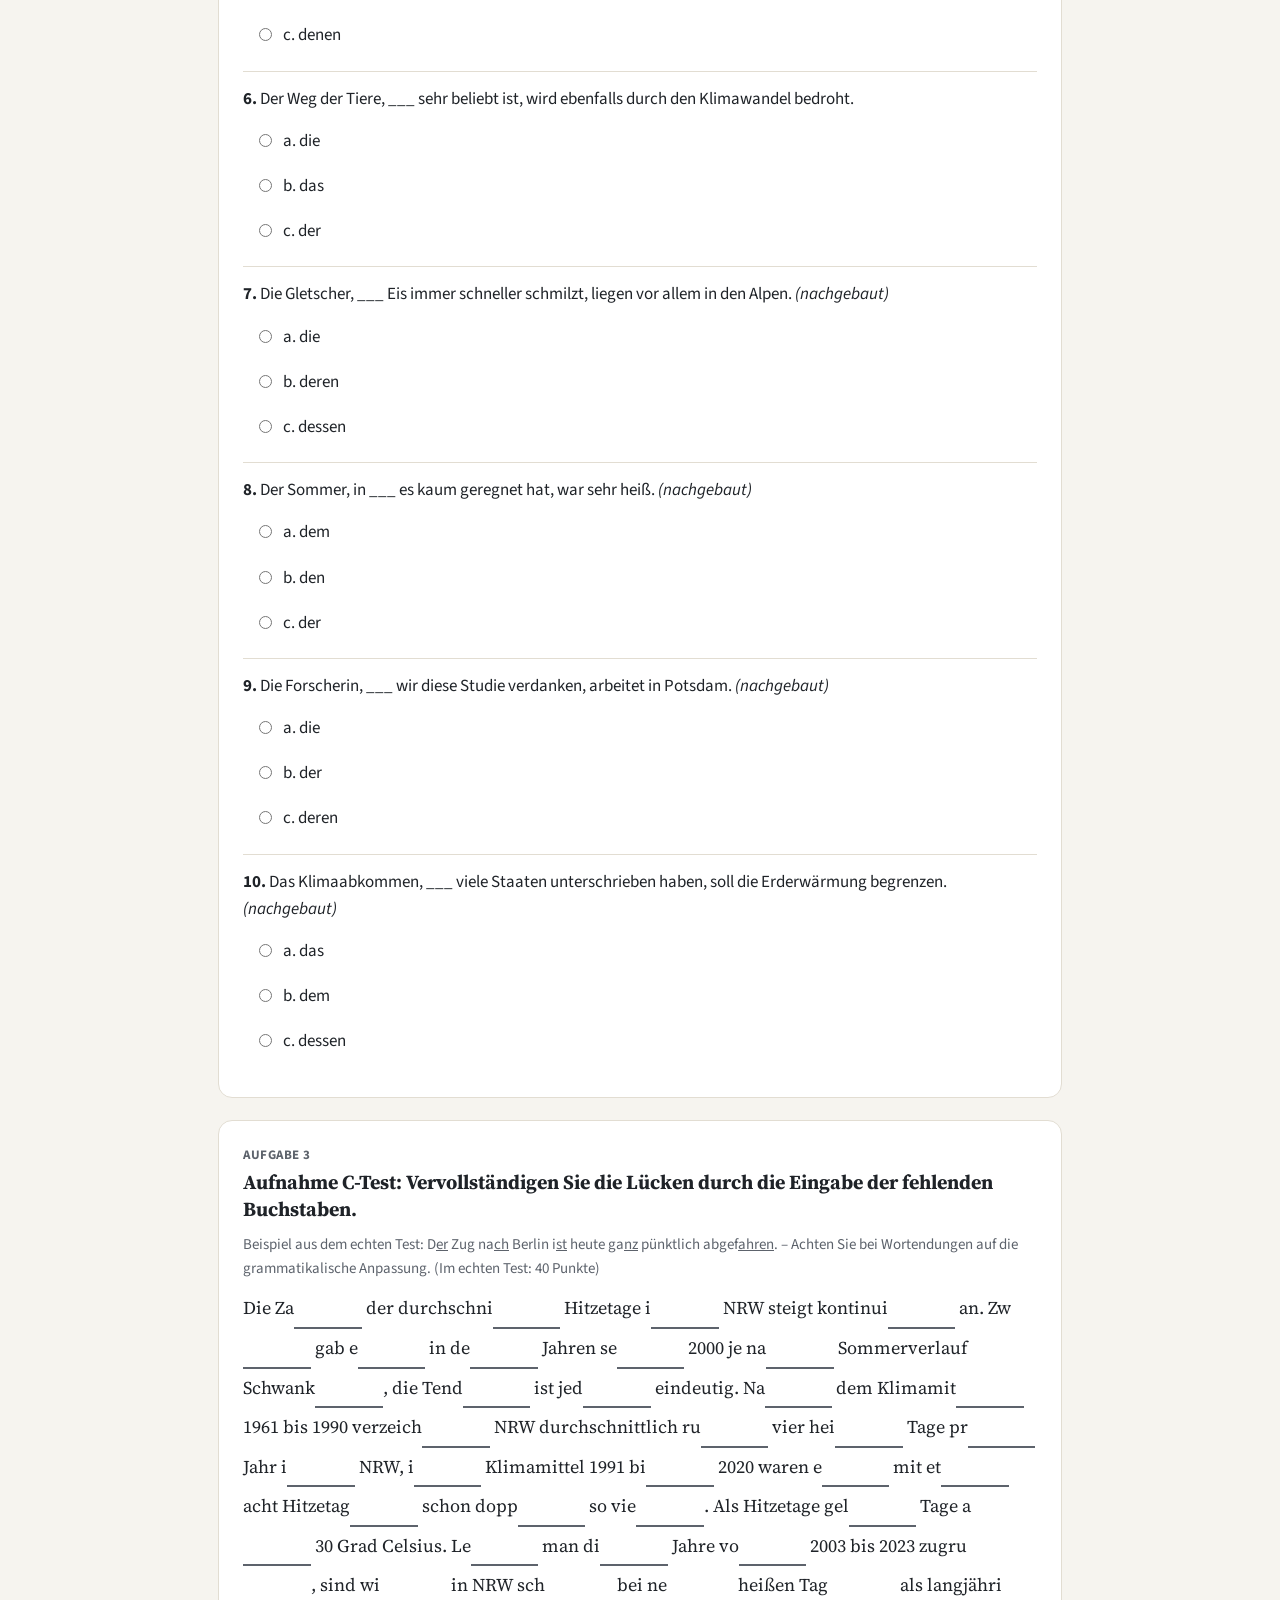
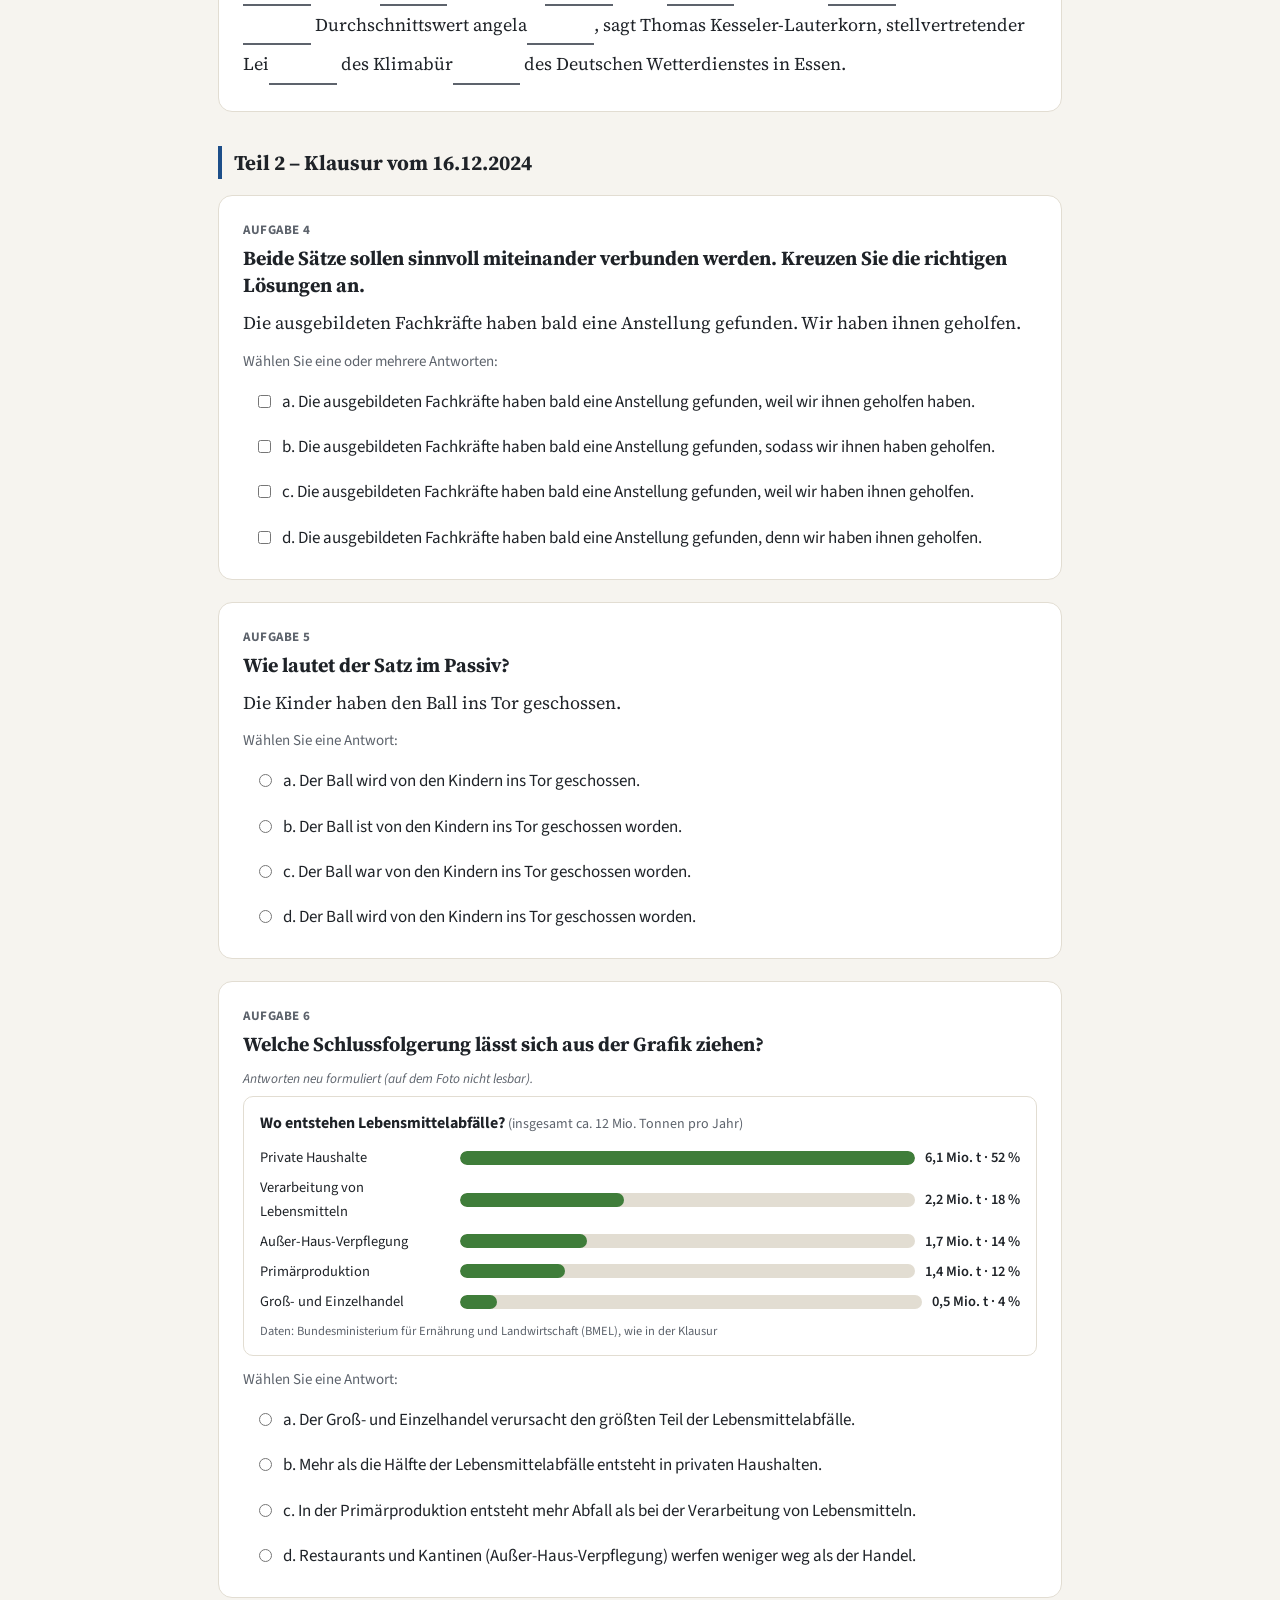
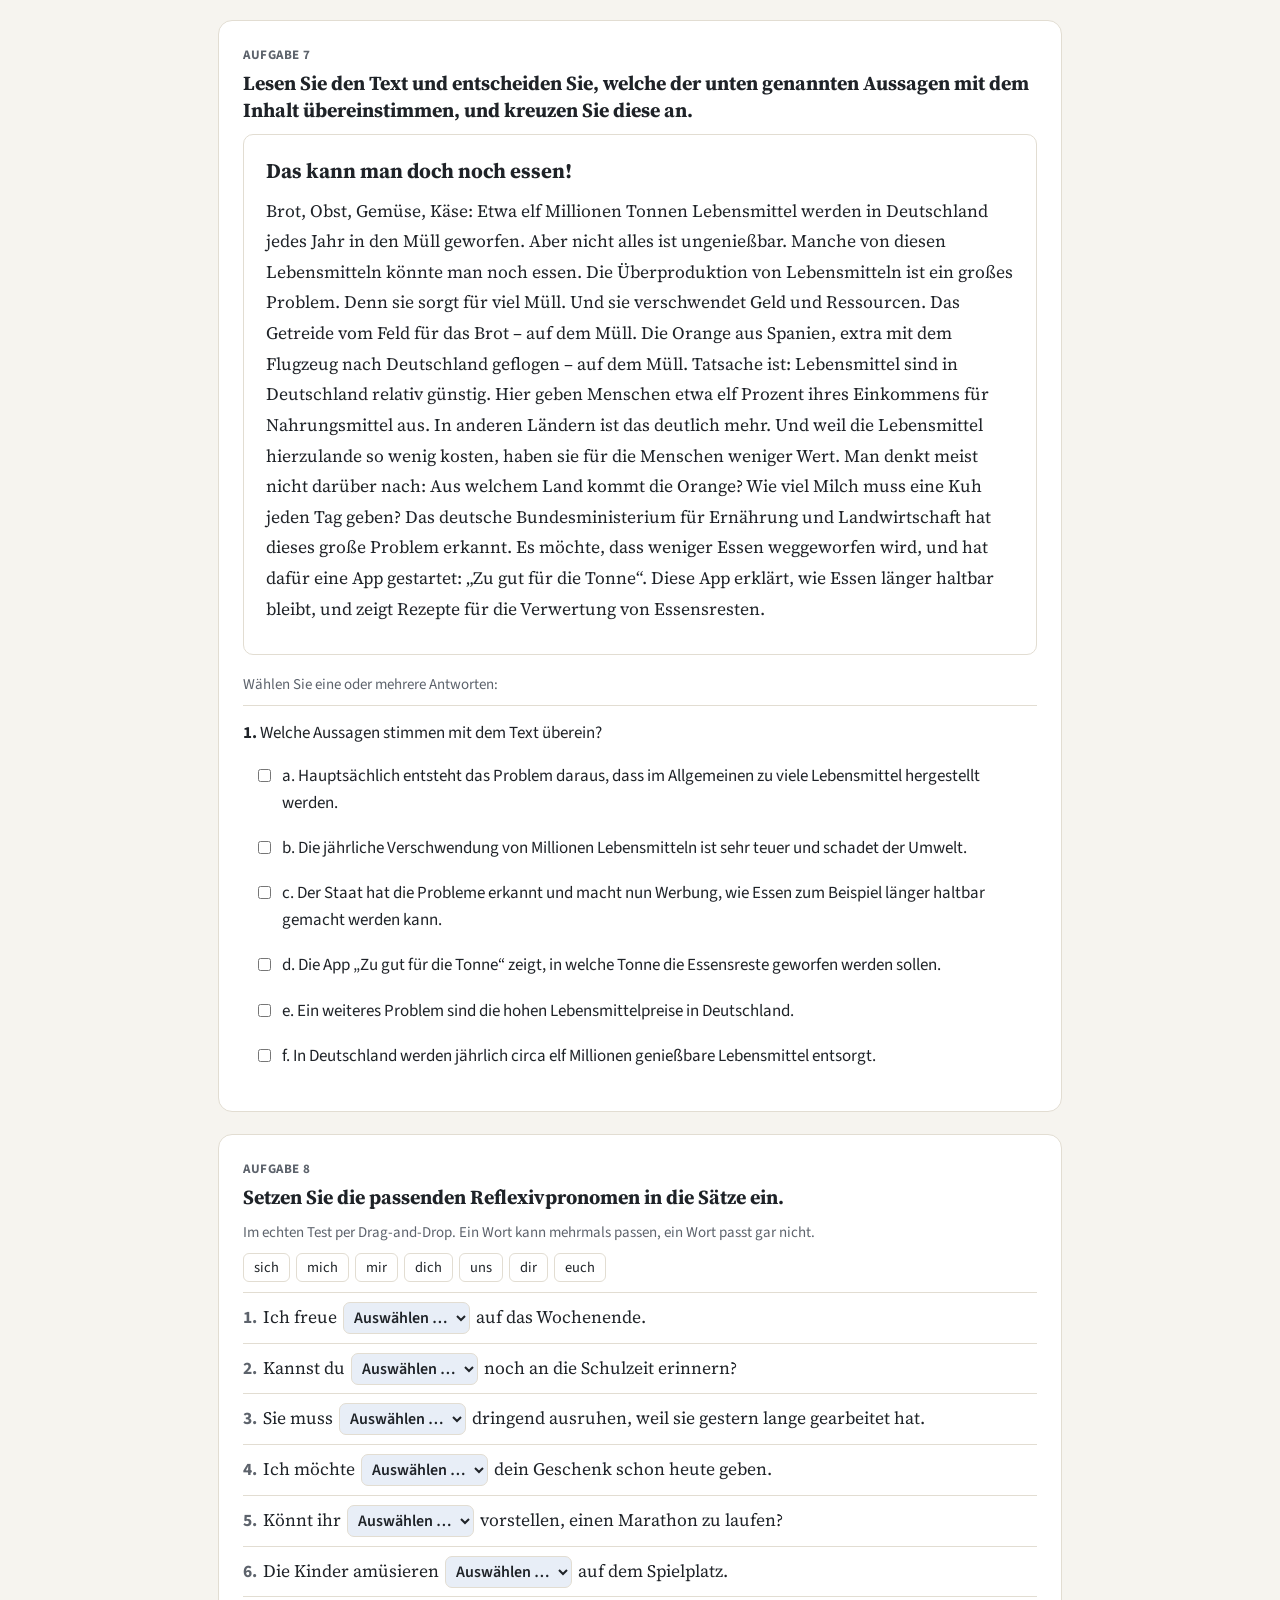
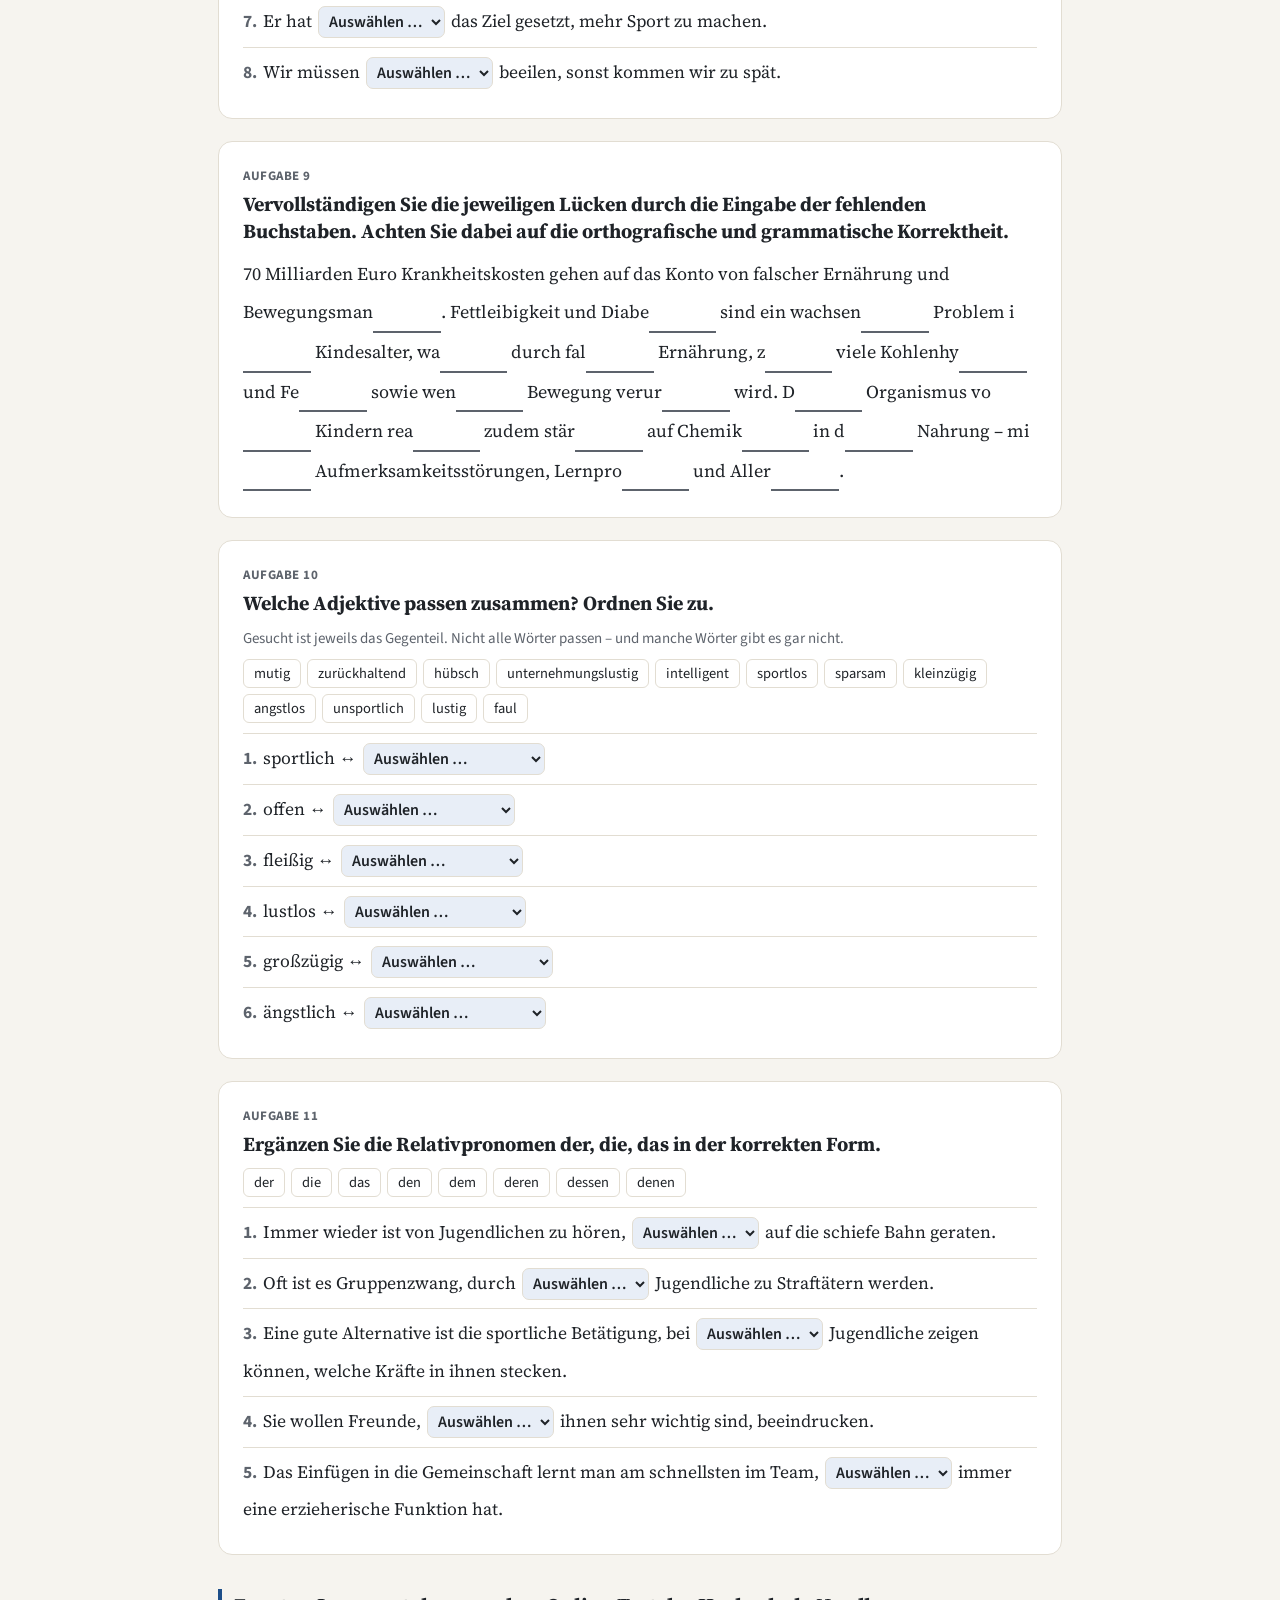
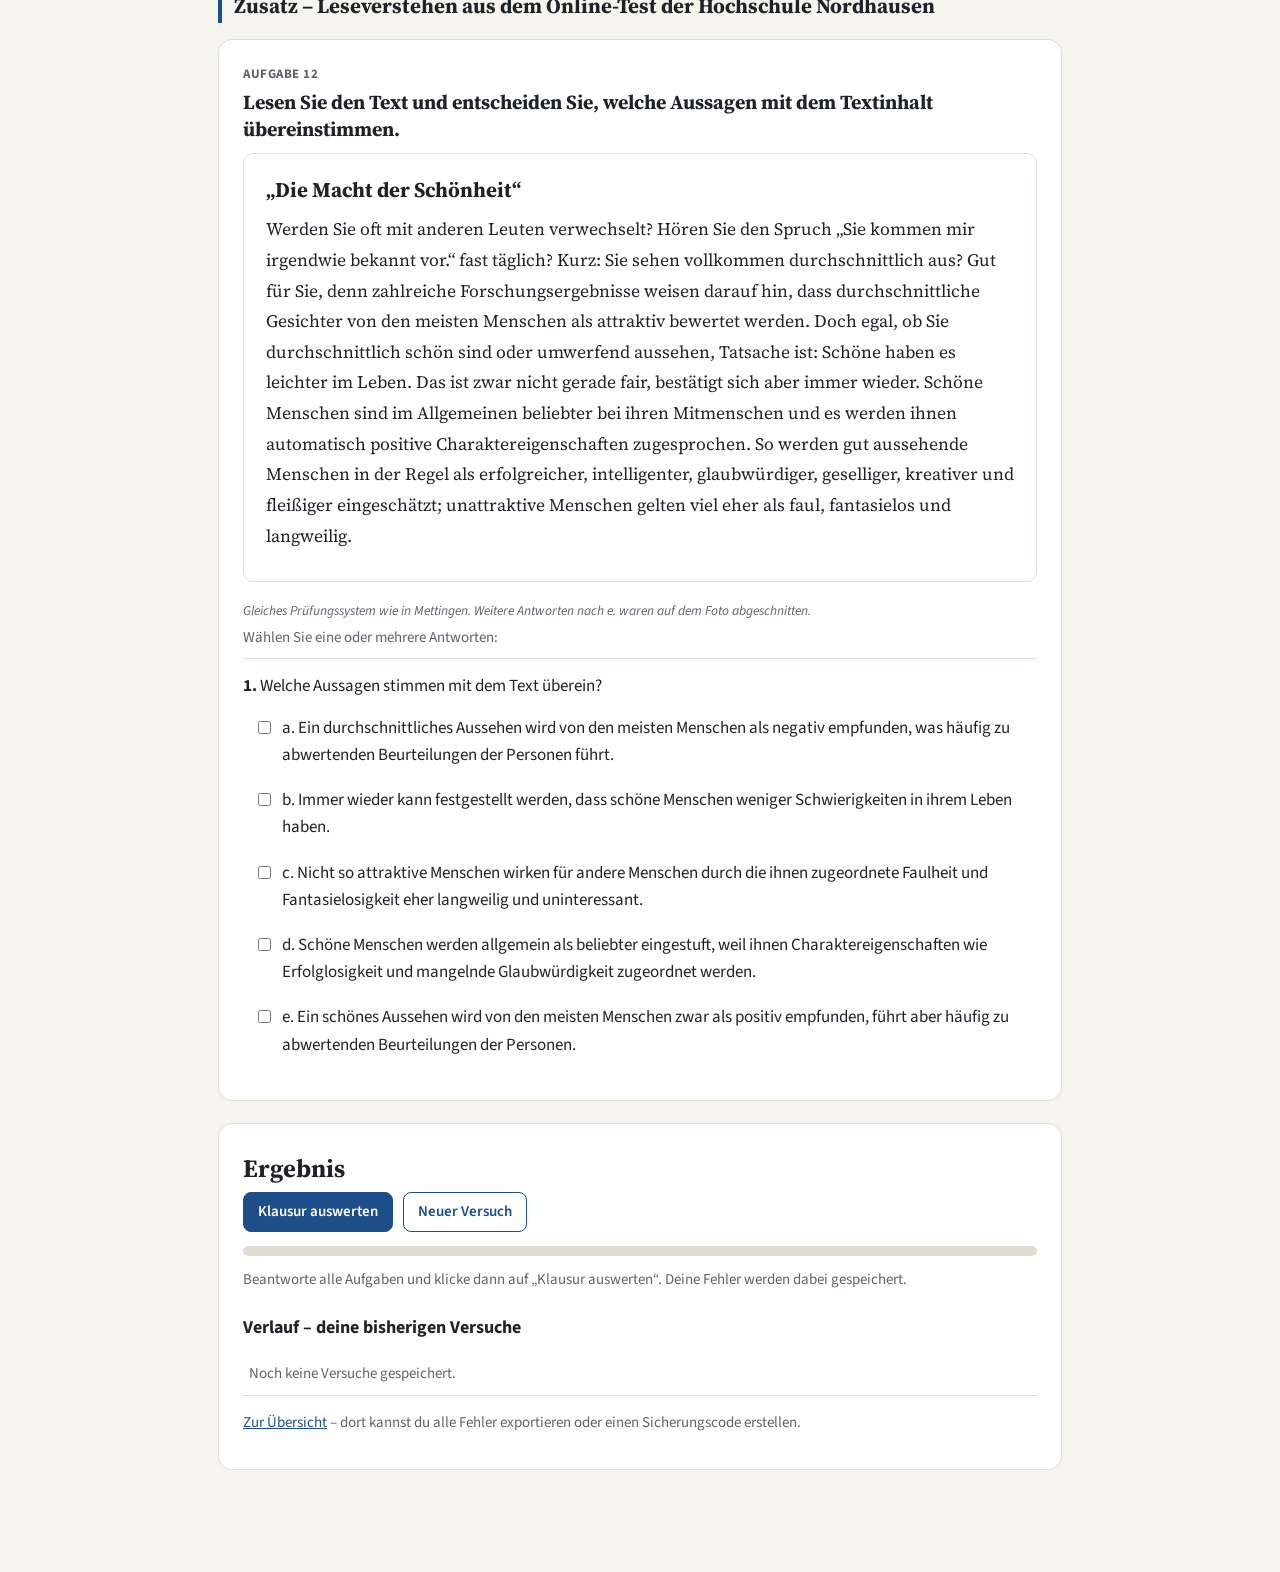
<file: Mettingen/klausur.html>
<!DOCTYPE html>
<html lang="de">
<head>
<meta charset="utf-8">
<meta name="robots" content="noindex, nofollow">
<meta name="viewport" content="width=device-width, initial-scale=1">
<title>Klausur – Aufnahmeprüfung Deutsch</title>
<link rel="preconnect" href="https://fonts.googleapis.com">
<link href="https://fonts.googleapis.com/css2?family=Source+Sans+3:wght@400;600;700&family=Source+Serif+4:opsz,wght@8..60,400;8..60,600&display=swap" rel="stylesheet">
<link rel="stylesheet" href="app.css?v=1">
<style>
.task-n{font-size:13px; font-weight:700; color:var(--muted); text-transform:uppercase; letter-spacing:.04em}
.instr{font-size:20px; line-height:1.35; margin:4px 0 10px}
.prompt{font-family:"Source Serif 4",Georgia,serif; font-size:18px; margin:6px 0 12px}
.hint{font-size:15px; color:var(--muted); margin:4px 0 8px}
.small-note{font-size:13.5px; color:var(--muted); font-style:italic}
.opt input[type=checkbox]{margin-top:6px; accent-color:var(--accent)}
.srow{font-family:"Source Serif 4",Georgia,serif; font-size:17.5px; line-height:2.1; padding:6px 0; border-top:1px solid var(--line)}
.srow:first-of-type{border-top:none}
.srow .num{font-family:"Source Sans 3",sans-serif; font-weight:700; color:var(--muted); margin-right:6px}
select.pick{font:600 16px "Source Sans 3",sans-serif; color:var(--ink); background:var(--accent-soft); border:1px solid var(--line); border-radius:7px; padding:3px 6px; min-width:7.5em; margin:0 2px}
select.pick:focus{outline:2px solid var(--accent)}
select.pick.ok{background:var(--okbg); border-color:var(--ok); color:var(--ok)}
select.pick.bad{background:var(--badbg); border-color:var(--bad); color:var(--bad)}
.srow .e[hidden]{display:none}
.srow .e{display:block; font-family:"Source Sans 3",sans-serif; font-size:14.5px; line-height:1.45; color:var(--muted); margin:2px 0 4px}
.bankline{display:flex; flex-wrap:wrap; gap:6px; margin:4px 0 10px}
.bankline span{font-size:14.5px; border:1px solid var(--line); border-radius:6px; padding:2px 10px; background:var(--card)}
.chart{margin:4px 0 6px; padding:14px 16px; border:1px solid var(--line); border-radius:10px; font-family:"Source Sans 3",sans-serif}
.chart figcaption{font-weight:700; font-size:16px; margin-bottom:10px}
.chart figcaption span{font-weight:400; color:var(--muted); font-size:14px}
.bars .b{display:grid; grid-template-columns:minmax(120px,190px) 1fr auto; gap:10px; align-items:center; font-size:14.5px; margin:7px 0}
.bars .t{height:14px; background:var(--line); border-radius:7px; overflow:hidden}
.bars .t i{display:block; height:100%; background:#3f7d3a; border-radius:7px}
@media (prefers-color-scheme: dark){ .bars .t i{background:#78b86f} }
.bars .v{font-variant-numeric:tabular-nums; font-weight:600; white-space:nowrap}
.chart .src{font-size:12.5px; color:var(--muted); margin-top:8px}
@media (max-width:600px){ .bars .b{grid-template-columns:1fr auto; } .bars .t{grid-column:1 / -1; order:3} .instr{font-size:18px} }
.listen{border:1px solid var(--line); border-radius:12px; padding:14px 16px; margin:6px 0 14px; background:var(--accent-soft)}
.lrow{display:flex; flex-wrap:wrap; gap:10px; align-items:center}
.lrow button:disabled{opacity:.45; cursor:not-allowed}
.rate{font-size:14.5px; color:var(--muted)}
.rate select{font:inherit; margin-left:4px; border-radius:6px; border:1px solid var(--line); background:var(--card); color:var(--ink); padding:2px 4px}
.plays{font-size:14.5px; font-weight:600; color:var(--muted)}
.transcript{margin-top:10px; font-family:"Source Serif 4",Georgia,serif; font-size:16.5px}
.transcript summary{cursor:pointer; font-family:"Source Sans 3",sans-serif; font-weight:600; color:var(--accent)}
.transcript p{margin:6px 0}
h2.sect{font-size:21px; margin:34px 0 -6px; padding-left:12px; border-left:4px solid var(--accent)}
.cl{white-space:nowrap}
.cl .pick{min-width:6em}
#tasks textarea{margin-top:4px}
.redem{font-size:15.5px}
.redem li{margin:2px 0}
.tscore{font-weight:700; font-size:15px; margin-left:auto}
.thead{display:flex; align-items:baseline; gap:10px}
</style>
</head>
<body>
<header class="top">
  <div class="top-inner">
    <a class="back" href="./">← Übersicht</a>
    <div class="brand" id="brand">Klausur</div>
    <div class="timer"><span class="clock" id="clock">15:00</span><button id="timerBtn" type="button">Zeit starten</button></div>
  </div>
  <div class="banner" id="banner">Die Zeit ist um! Du kannst trotzdem weitermachen und auswerten.</div>
</header>
<main>
  <h1 id="testTitle">Klausur</h1>
  <div class="note" id="intro"></div>
  <div id="tasks"></div>
  <section class="card" id="ergebnis">
    <h2>Ergebnis</h2>
    <div class="actions" style="margin-top:0">
      <button type="button" id="evalAll">Klausur auswerten</button>
      <button type="button" class="ghost" id="resetBtn">Neuer Versuch</button>
      <span class="score" id="scoreAll"></span>
    </div>
    <div class="bar" style="margin-top:14px"><span id="barFill"></span></div>
    <p id="feedback" class="meta" style="margin-top:12px">Beantworte alle Aufgaben und klicke dann auf „Klausur auswerten“. Deine Fehler werden dabei gespeichert.</p>
    <h3>Verlauf – deine bisherigen Versuche</h3>
    <table class="res" id="histTable"></table>
    <p class="meta"><a href="./">Zur Übersicht</a> – dort kannst du alle Fehler exportieren oder einen Sicherungscode erstellen.</p>
  </section>
</main>
<script src="common.js?v=7"></script>
<script>
(function(){
  const n = (new URLSearchParams(location.search).get('t') || '5').replace(/\D/g, '') || '5';
  const s = document.createElement('script');
  s.src = 'tests/' + n + '.js?v=4';
  s.onload = () => { const e = document.createElement('script'); e.src = 'klausur.js?v=6'; document.body.appendChild(e); };
  s.onerror = () => { document.querySelector('main').innerHTML = '<p style="padding:2em 0">Diese Klausur gibt es nicht. <a href="./">Zur Übersicht</a></p>'; };
  document.body.appendChild(s);
})();
</script>
</body>
</html>
</file>
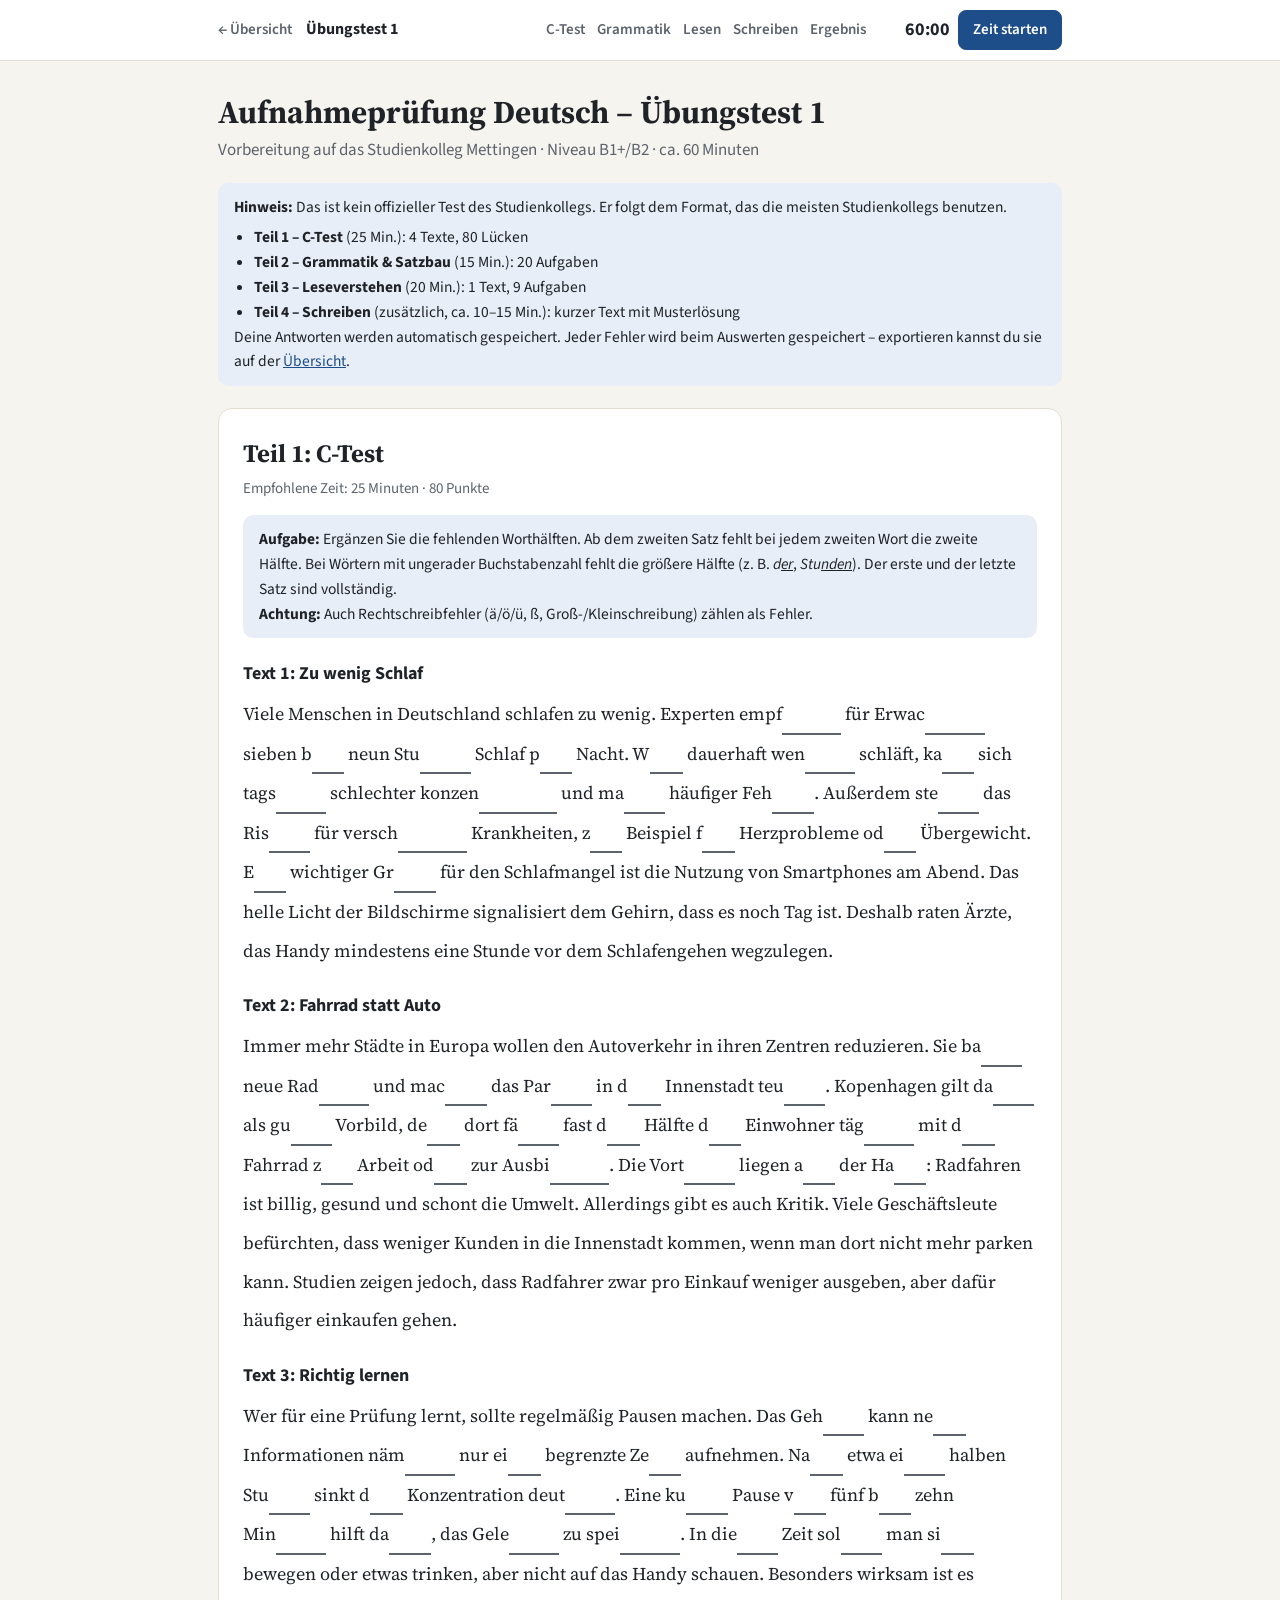
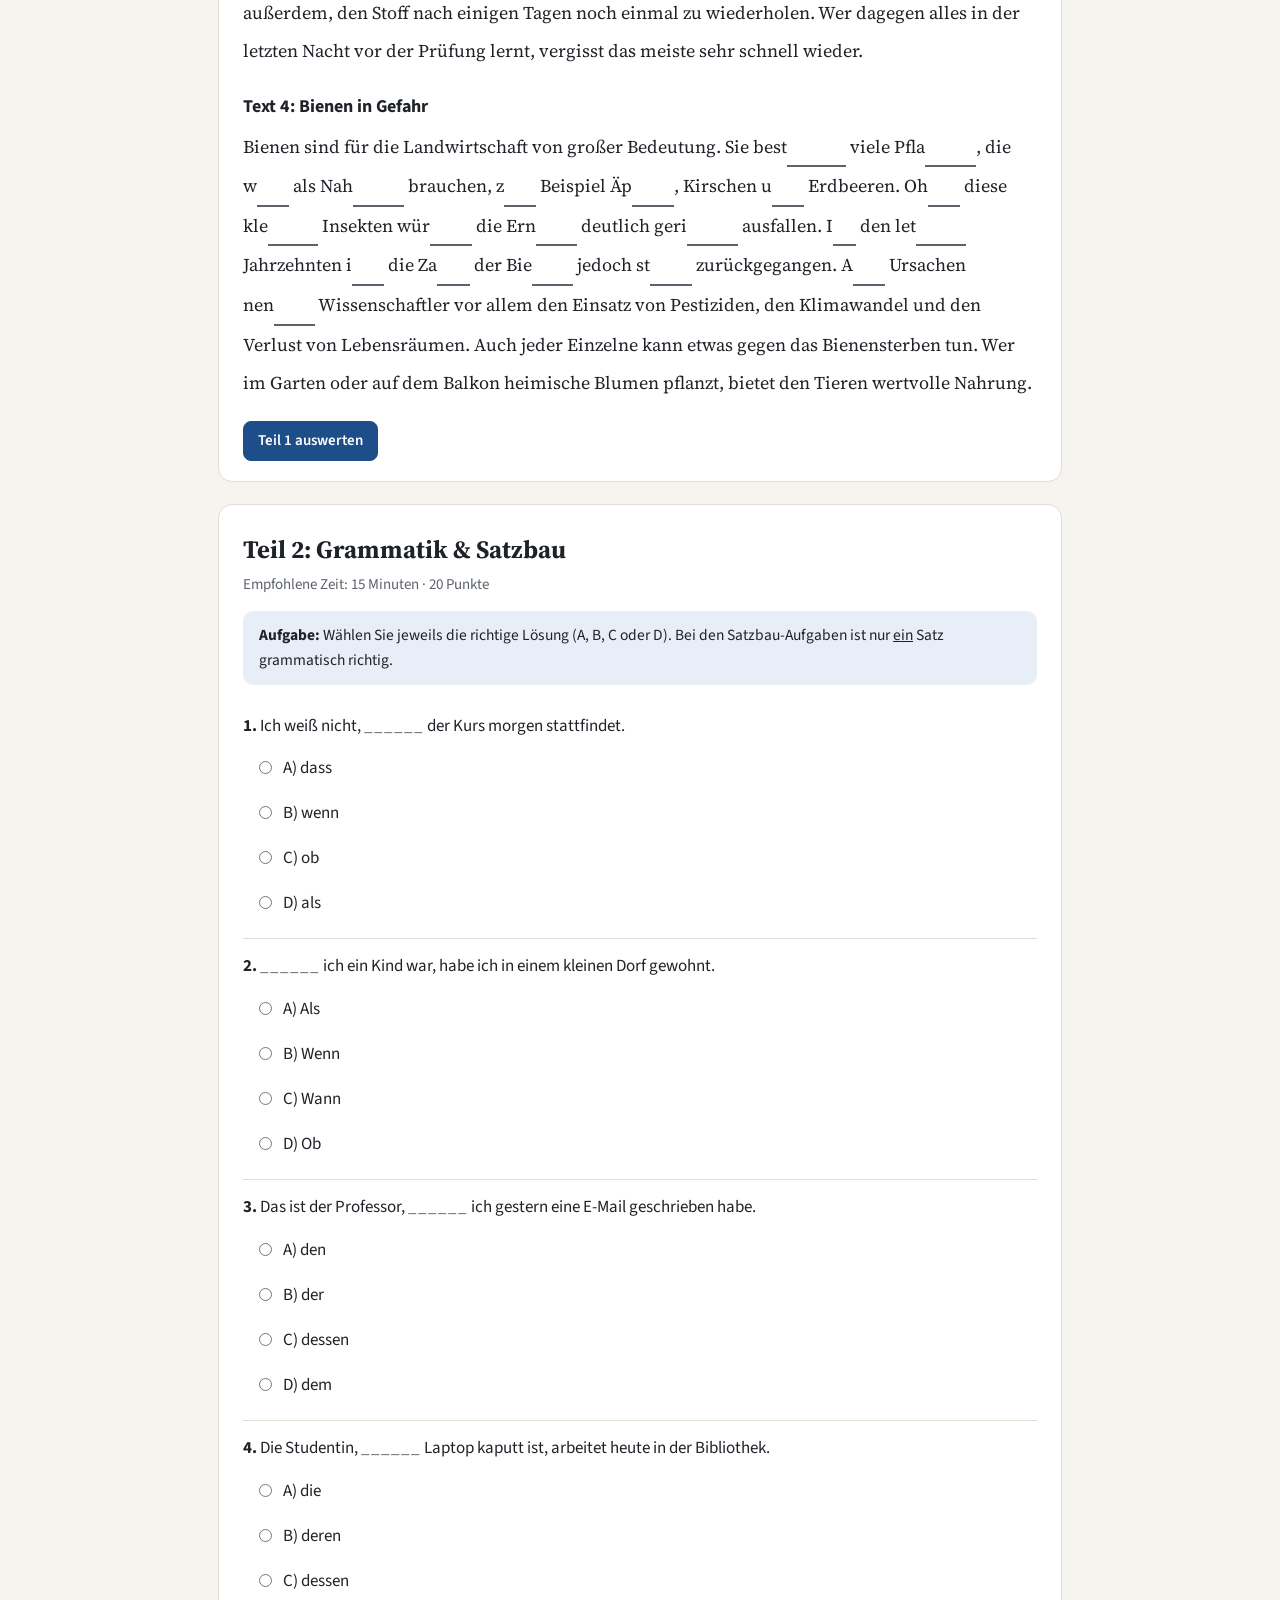
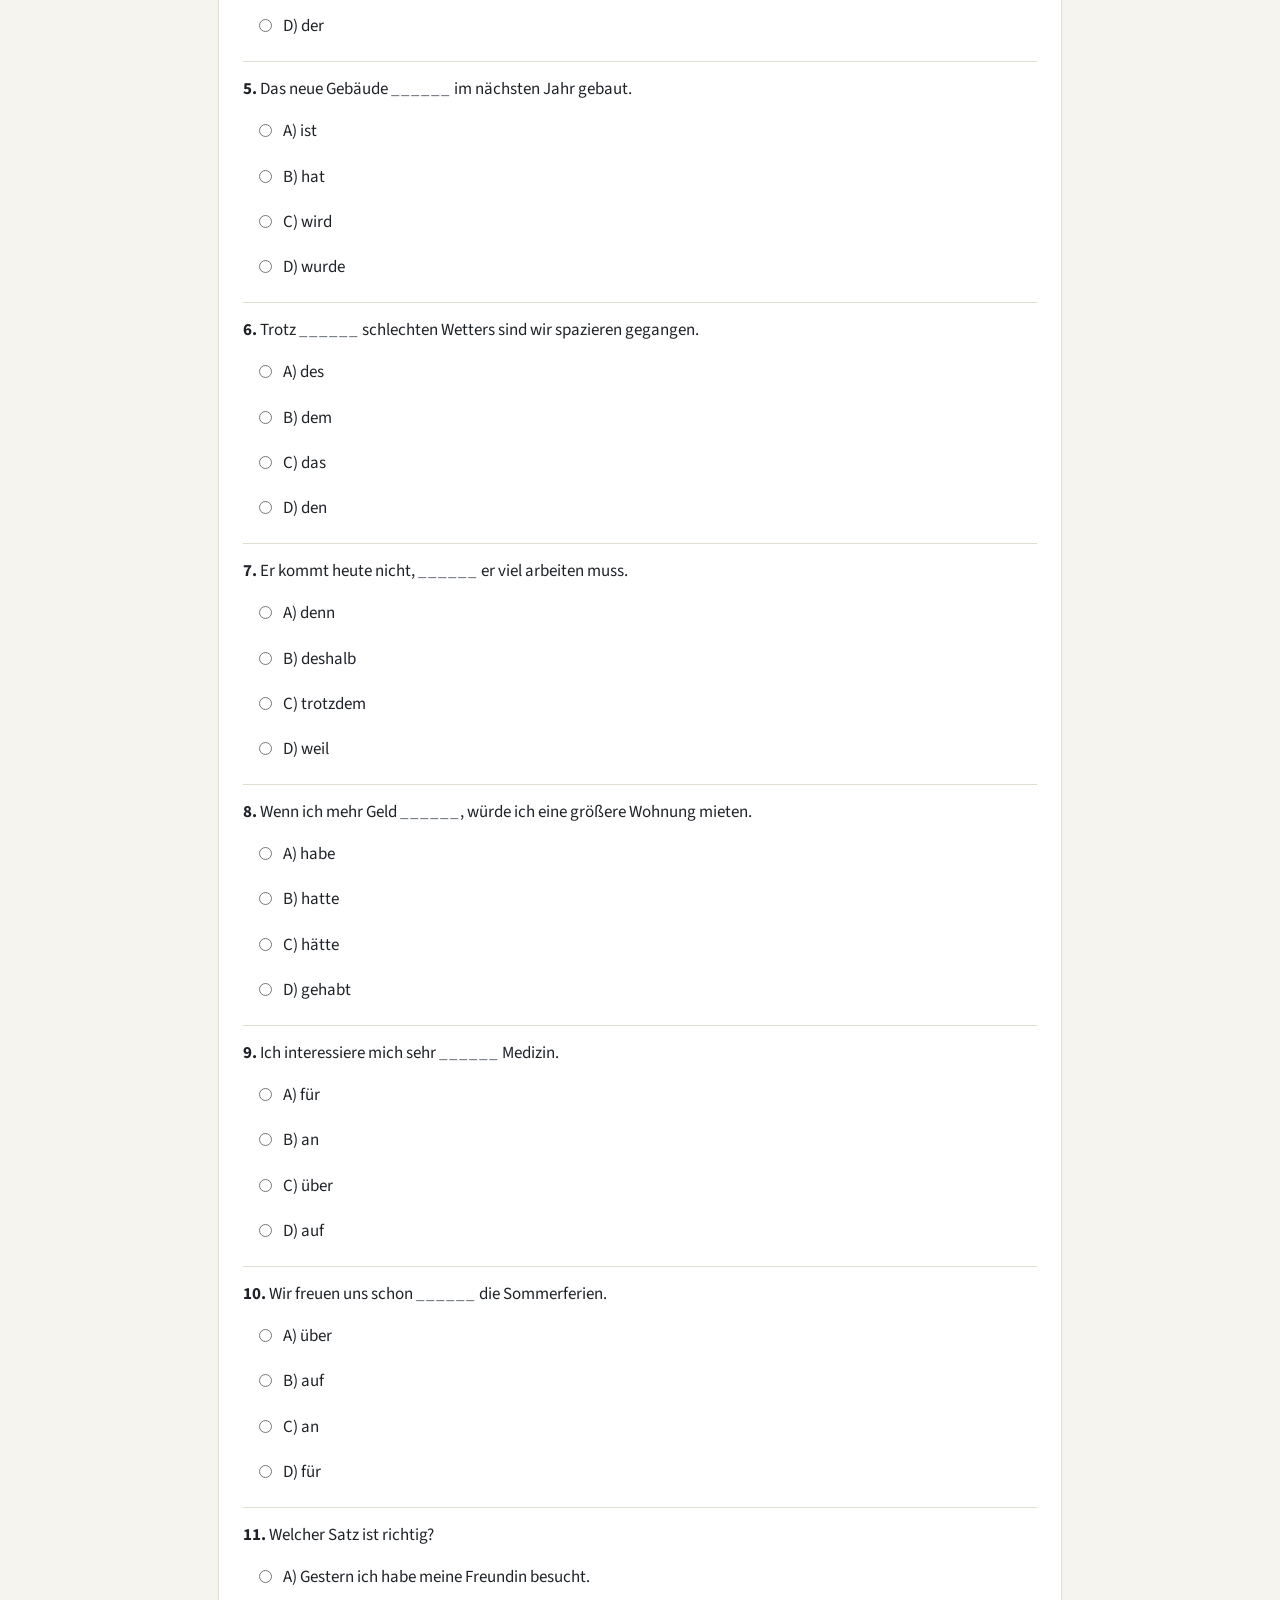
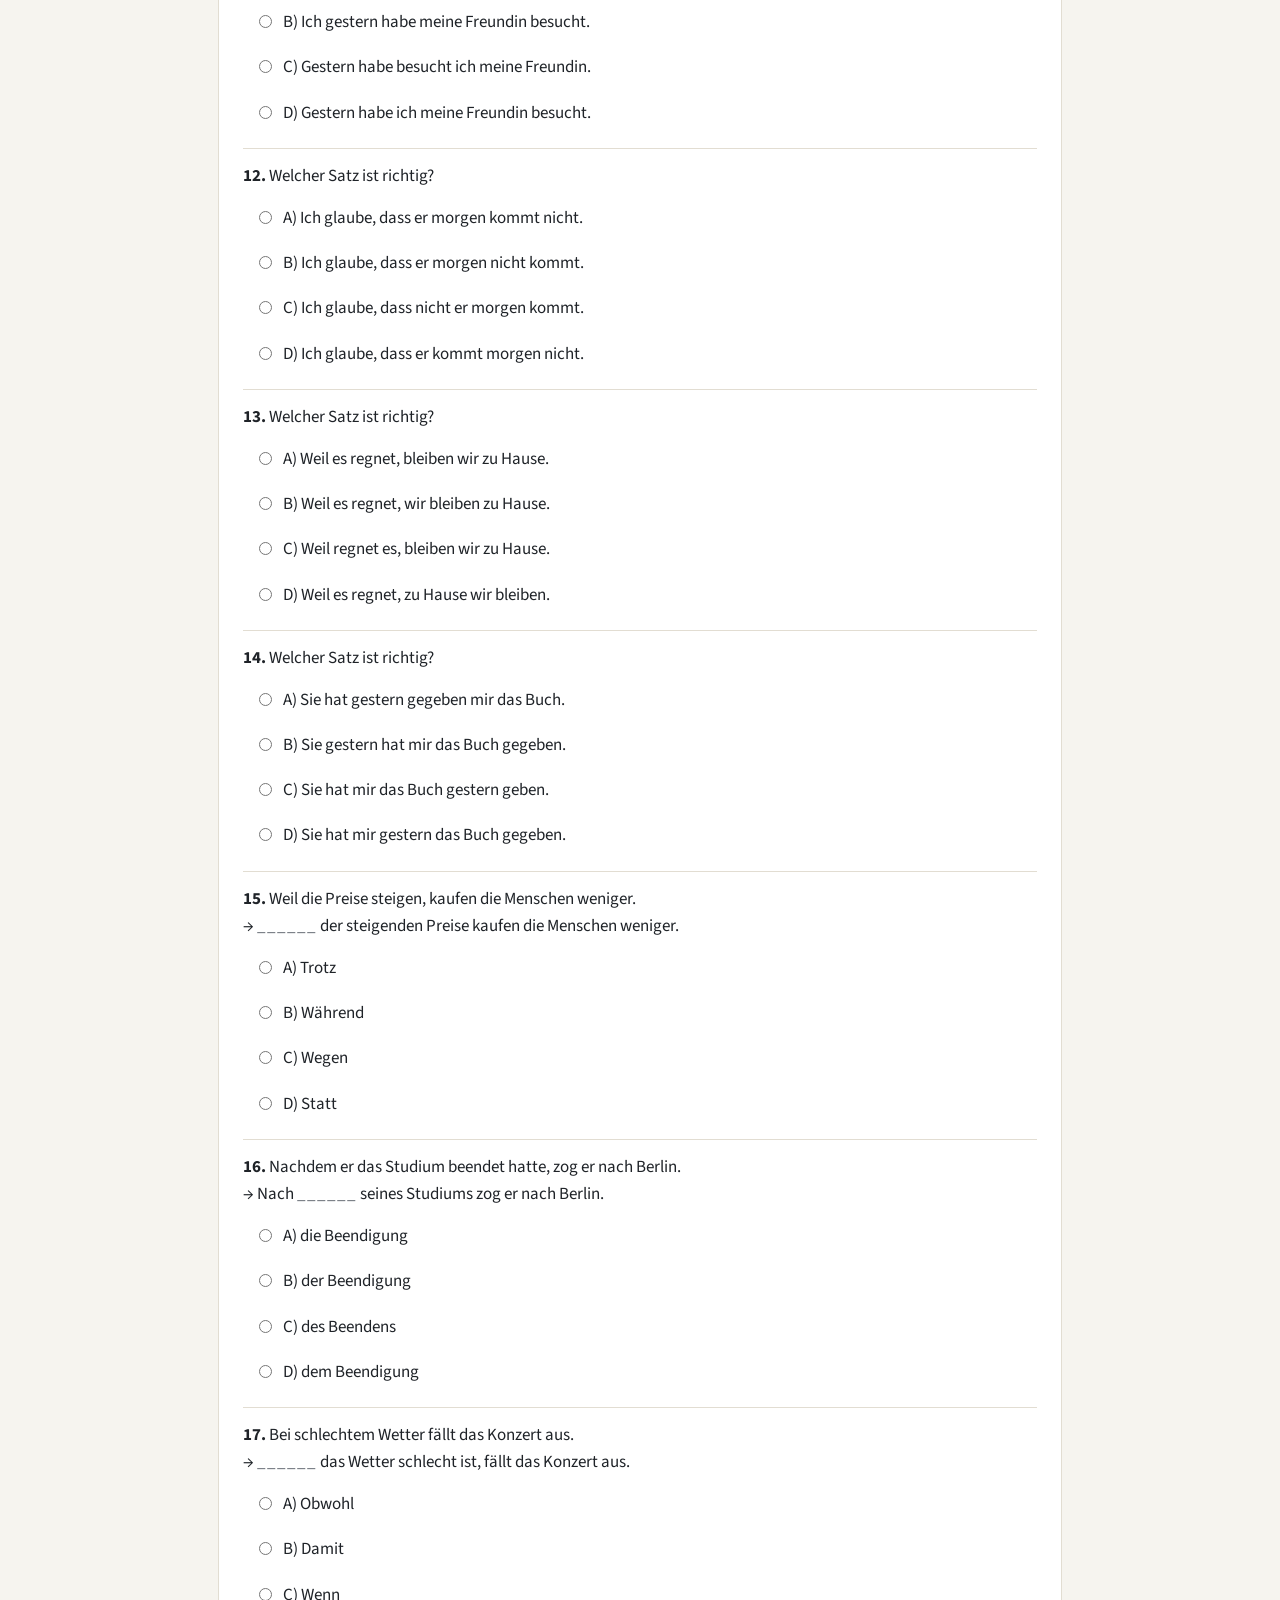
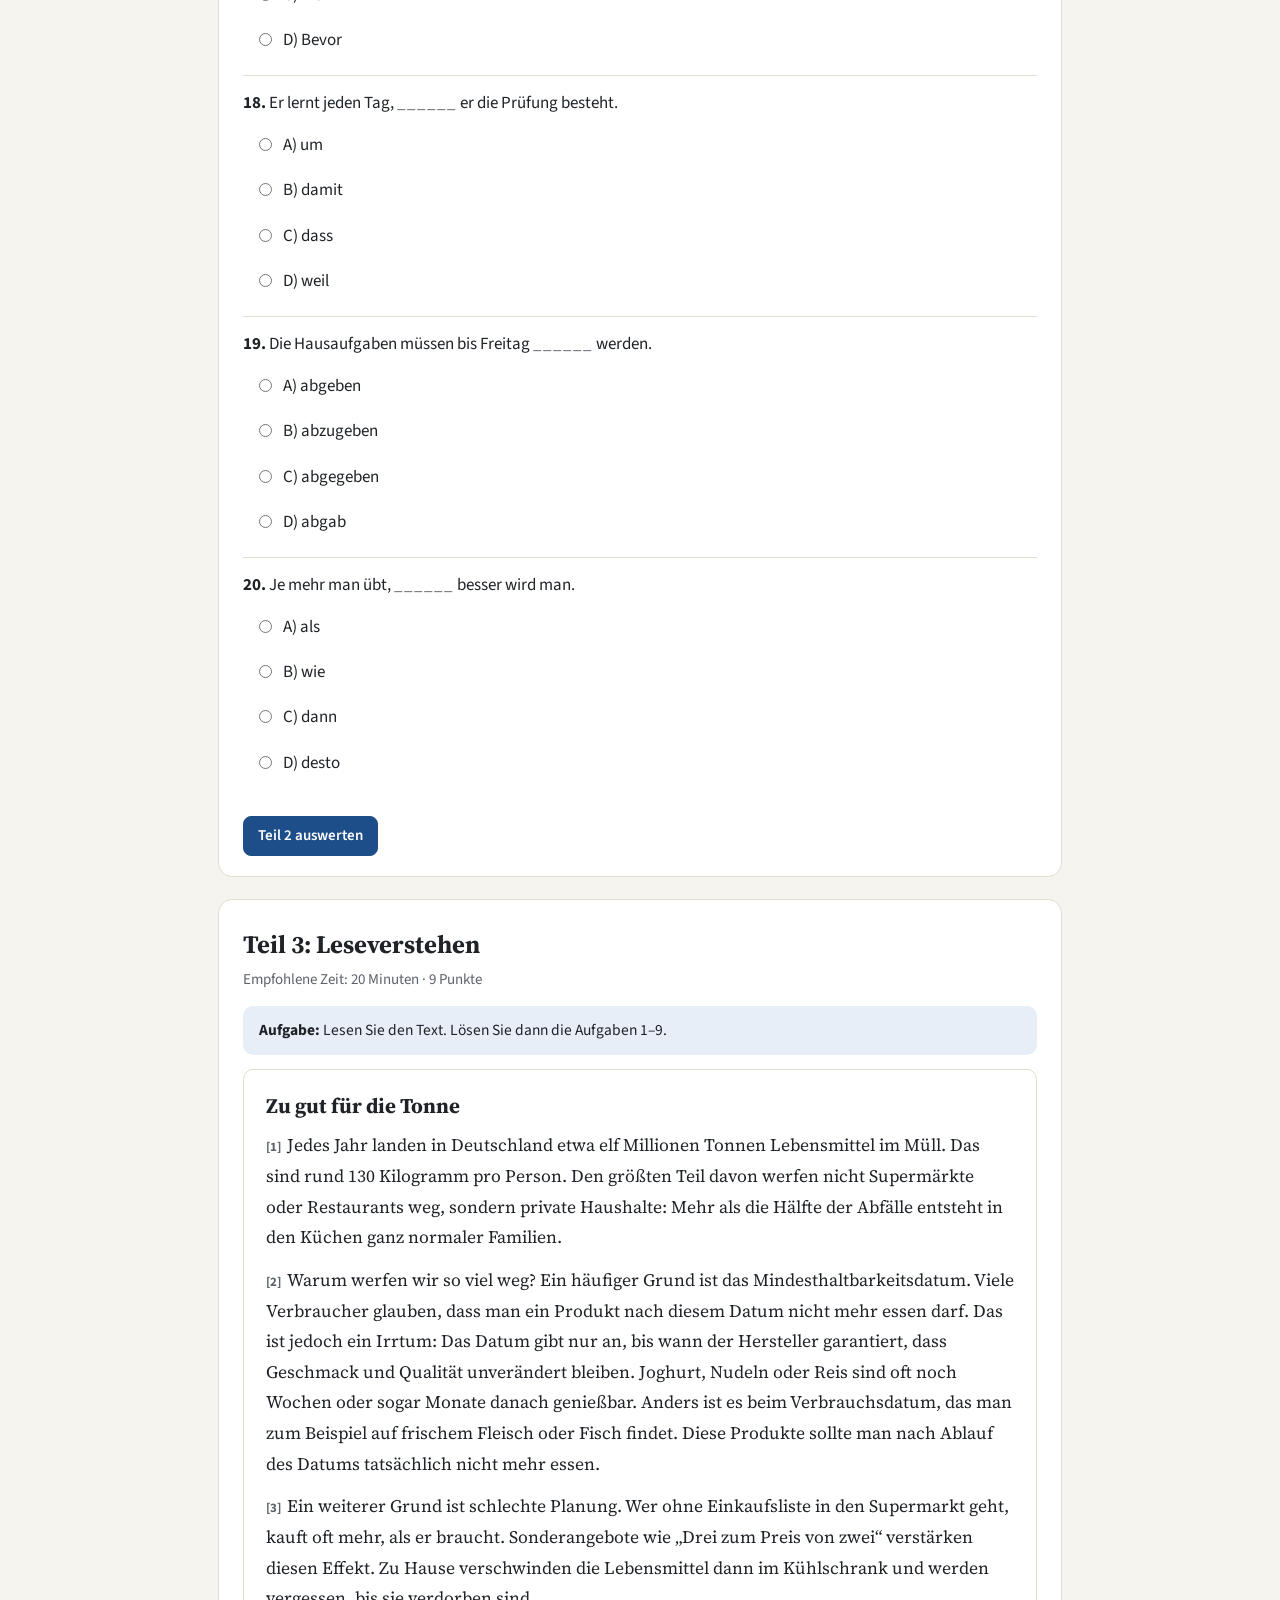
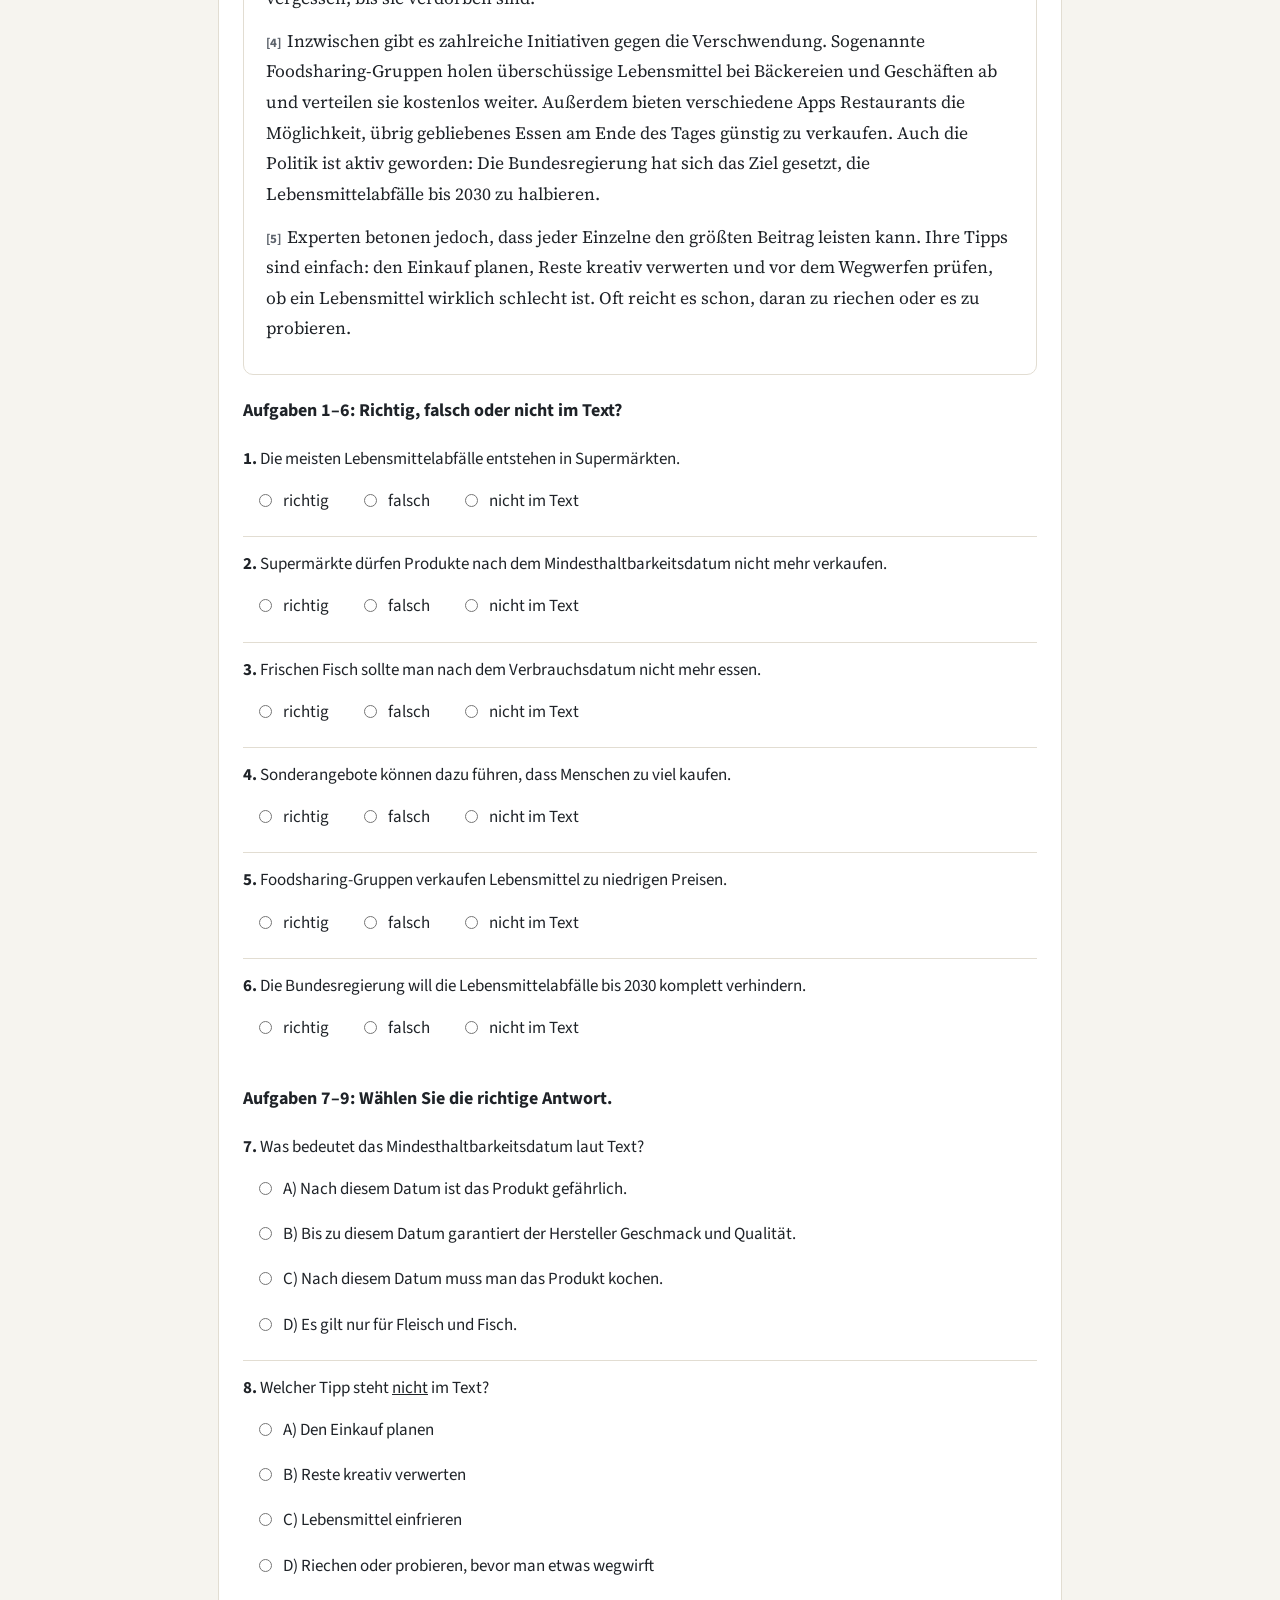
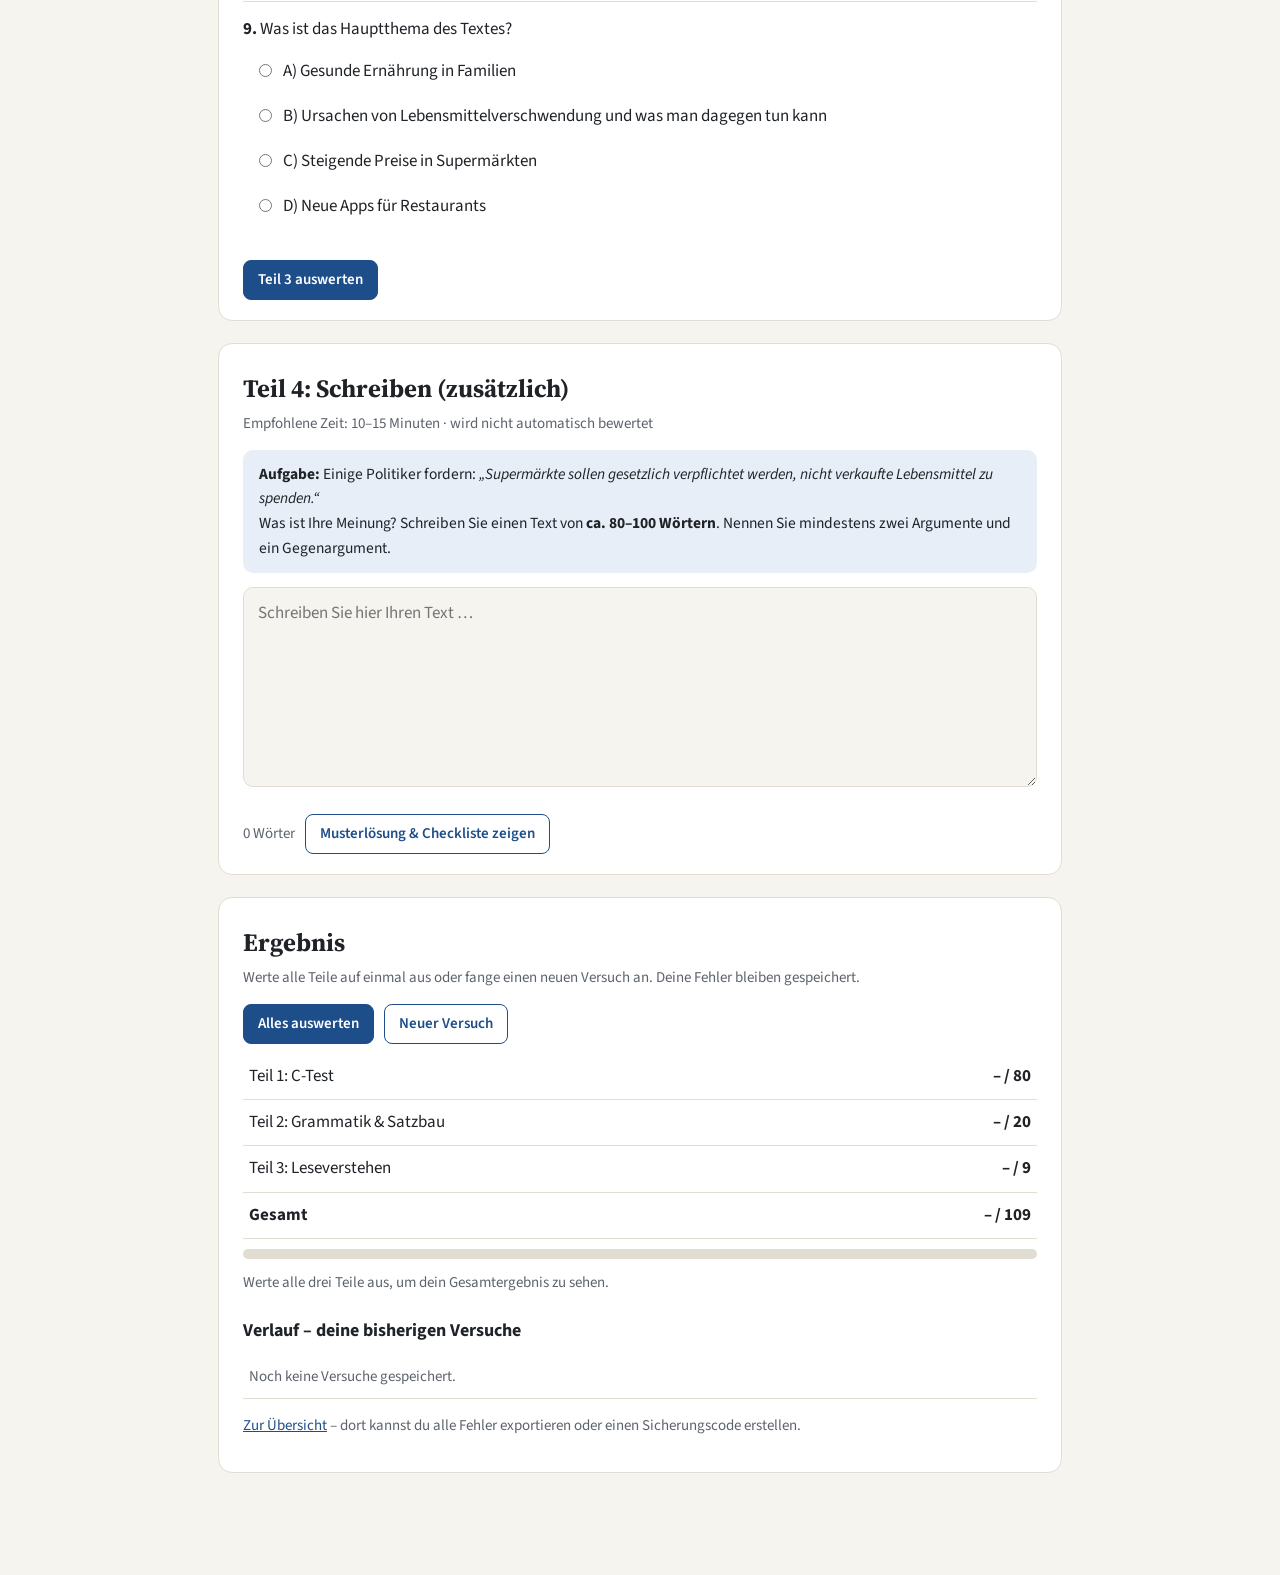
<file: Mettingen/test.html>
<!DOCTYPE html>
<html lang="de">
<head>
<meta charset="utf-8">
<meta name="robots" content="noindex, nofollow">
<meta name="viewport" content="width=device-width, initial-scale=1">
<title>Übungstest – Aufnahmeprüfung Deutsch</title>
<link rel="preconnect" href="https://fonts.googleapis.com">
<link href="https://fonts.googleapis.com/css2?family=Source+Sans+3:wght@400;600;700&family=Source+Serif+4:opsz,wght@8..60,400;8..60,600&display=swap" rel="stylesheet">
<link rel="stylesheet" href="app.css?v=1">
</head>
<body>
<header class="top">
  <div class="top-inner">
    <a class="back" href="./">← Übersicht</a>
    <div class="brand" id="brand">Übungstest</div>
    <nav>
      <a href="#teil-1">C-Test</a><a href="#teil-2">Grammatik</a><a href="#teil-3">Lesen</a><a href="#teil-4">Schreiben</a><a href="#ergebnis">Ergebnis</a>
    </nav>
    <div class="timer"><span class="clock" id="clock">60:00</span><button id="timerBtn" type="button">Zeit starten</button></div>
  </div>
  <div class="banner" id="banner">Die Zeit ist um! Du kannst trotzdem weitermachen und auswerten.</div>
</header>

<main>
  <h1 id="testTitle">Aufnahmeprüfung Deutsch</h1>
  <p class="lead">Vorbereitung auf das Studienkolleg Mettingen · Niveau B1+/B2 · ca. 60 Minuten</p>

  <div class="note">
    <strong>Hinweis:</strong> Das ist kein offizieller Test des Studienkollegs. Er folgt dem Format, das die meisten Studienkollegs benutzen.
    <ul>
      <li><b>Teil 1 – C-Test</b> (25 Min.): 4 Texte, 80 Lücken</li>
      <li><b>Teil 2 – Grammatik &amp; Satzbau</b> (15 Min.): 20 Aufgaben</li>
      <li><b>Teil 3 – Leseverstehen</b> (20 Min.): 1 Text, 9 Aufgaben</li>
      <li><b>Teil 4 – Schreiben</b> (zusätzlich, ca. 10–15 Min.): kurzer Text mit Musterlösung</li>
    </ul>
    Deine Antworten werden automatisch gespeichert. Jeder Fehler wird beim Auswerten gespeichert – exportieren kannst du sie auf der <a href="./">Übersicht</a>.
  </div>

  <section class="card" id="teil-1">
    <h2>Teil 1: C-Test</h2>
    <div class="meta">Empfohlene Zeit: 25 Minuten · 80 Punkte</div>
    <div class="note">
      <strong>Aufgabe:</strong> Ergänzen Sie die fehlenden Worthälften. Ab dem zweiten Satz fehlt bei jedem zweiten Wort die zweite Hälfte. Bei Wörtern mit ungerader Buchstabenzahl fehlt die größere Hälfte (z.&nbsp;B. <i>d<u>er</u></i>, <i>Stu<u>nden</u></i>). Der erste und der letzte Satz sind vollständig.<br>
      <strong>Achtung:</strong> Auch Rechtschreibfehler (ä/ö/ü, ß, Groß-/Kleinschreibung) zählen als Fehler.
    </div>
    <div id="ctests"></div>
    <div class="actions"><button type="button" id="evalC">Teil 1 auswerten</button><span class="score" id="scoreC"></span></div>
  </section>

  <section class="card" id="teil-2">
    <h2>Teil 2: Grammatik &amp; Satzbau</h2>
    <div class="meta">Empfohlene Zeit: 15 Minuten · 20 Punkte</div>
    <div class="note"><strong>Aufgabe:</strong> Wählen Sie jeweils die richtige Lösung (A, B, C oder D). Bei den Satzbau-Aufgaben ist nur <u>ein</u> Satz grammatisch richtig.</div>
    <div id="gram"></div>
    <div class="actions"><button type="button" id="evalG">Teil 2 auswerten</button><span class="score" id="scoreG"></span></div>
  </section>

  <section class="card" id="teil-3">
    <h2>Teil 3: Leseverstehen</h2>
    <div class="meta">Empfohlene Zeit: 20 Minuten · 9 Punkte</div>
    <div class="note"><strong>Aufgabe:</strong> Lesen Sie den Text. Lösen Sie dann die Aufgaben 1–9.</div>
    <div class="reading" id="reading"></div>
    <h3>Aufgaben 1–6: Richtig, falsch oder nicht im Text?</h3>
    <div id="lesenA"></div>
    <h3>Aufgaben 7–9: Wählen Sie die richtige Antwort.</h3>
    <div id="lesenB"></div>
    <div class="actions"><button type="button" id="evalL">Teil 3 auswerten</button><span class="score" id="scoreL"></span></div>
  </section>

  <section class="card" id="teil-4">
    <h2>Teil 4: Schreiben (zusätzlich)</h2>
    <div class="meta">Empfohlene Zeit: 10–15 Minuten · wird nicht automatisch bewertet</div>
    <div class="note" id="task"></div>
    <textarea id="essay" placeholder="Schreiben Sie hier Ihren Text …" spellcheck="false"></textarea>
    <div class="actions">
      <span class="meta" id="wc" style="margin:0">0 Wörter</span>
      <button type="button" class="ghost" id="modelBtn">Musterlösung &amp; Checkliste zeigen</button>
    </div>
    <div id="model" hidden>
      <h3>Checkliste – hast du an alles gedacht?</h3>
      <ul class="check">
        <li>Ist deine Meinung am Anfang klar? (<i>Meiner Meinung nach …, Ich bin der Ansicht, dass …</i>)</li>
        <li>Hast du mindestens zwei Argumente mit Begründung?</li>
        <li>Hast du ein Gegenargument genannt? (<i>Andererseits …, Allerdings muss man bedenken, dass …</i>)</li>
        <li>Benutzt du Konnektoren? (<i>erstens, außerdem, deshalb, obwohl, trotzdem</i>)</li>
        <li>Hast du einen Schluss? (<i>Insgesamt …, Zusammenfassend …</i>)</li>
        <li>Steht das Verb im Hauptsatz an Position 2 und im Nebensatz am Ende?</li>
      </ul>
      <h3>Musterlösung (ca. 95 Wörter)</h3>
      <div class="model" id="modelText"></div>
    </div>
  </section>

  <section class="card" id="ergebnis">
    <h2>Ergebnis</h2>
    <div class="meta">Werte alle Teile auf einmal aus oder fange einen neuen Versuch an. Deine Fehler bleiben gespeichert.</div>
    <div class="actions" style="margin-top:0">
      <button type="button" id="evalAll">Alles auswerten</button>
      <button type="button" class="ghost" id="resetBtn">Neuer Versuch</button>
    </div>
    <table class="res">
      <tr><td>Teil 1: C-Test</td><td class="n" id="rC"></td></tr>
      <tr><td>Teil 2: Grammatik &amp; Satzbau</td><td class="n" id="rG"></td></tr>
      <tr><td>Teil 3: Leseverstehen</td><td class="n" id="rL"></td></tr>
      <tr><td><b>Gesamt</b></td><td class="n" id="rT"></td></tr>
    </table>
    <div class="bar"><span id="barFill"></span></div>
    <p id="feedback" class="meta" style="margin-top:12px"></p>
    <h3>Verlauf – deine bisherigen Versuche</h3>
    <table class="res" id="histTable"></table>
    <p class="meta"><a href="./">Zur Übersicht</a> – dort kannst du alle Fehler exportieren oder einen Sicherungscode erstellen.</p>
  </section>
</main>

<script src="common.js?v=7"></script>
<script>
(function(){
  const n = (new URLSearchParams(location.search).get('t') || '1').replace(/\D/g, '') || '1';
  const s = document.createElement('script');
  s.src = 'tests/' + n + '.js?v=1';
  s.onload = () => { const e = document.createElement('script'); e.src = 'engine.js?v=2'; document.body.appendChild(e); };
  s.onerror = () => { document.querySelector('main').innerHTML = '<p style="padding:2em 0">Diesen Test gibt es nicht. <a href="./">Zur Übersicht</a></p>'; };
  document.body.appendChild(s);
})();
</script>
</body>
</html>
</file>
<file: Mettingen/app.css>
:root{
  --bg:#f6f4ef; --card:#ffffff; --ink:#1f2328; --muted:#5d636c; --line:#e2ddd2;
  --accent:#1d4e89; --accent-soft:#e8eef7;
  --ok:#1a7f37; --okbg:#e6f4ea; --bad:#b42318; --badbg:#fdecea;
}
@media (prefers-color-scheme: dark){
  :root{
    --bg:#15171b; --card:#1e2127; --ink:#e9e7e2; --muted:#a2a7af; --line:#33373e;
    --accent:#86b4ee; --accent-soft:#223047;
    --ok:#62c47a; --okbg:#1b3022; --bad:#ff8a80; --badbg:#3a1f1e;
  }
}
*{box-sizing:border-box}
html{scroll-behavior:smooth; scroll-padding-top:76px}
body{margin:0; background:var(--bg); color:var(--ink); font:17px/1.6 "Source Sans 3",system-ui,sans-serif}
header.top{position:sticky; top:0; z-index:10; background:var(--card); border-bottom:1px solid var(--line)}
.top-inner{max-width:880px; margin:0 auto; padding:10px 18px; display:flex; align-items:center; gap:14px; flex-wrap:wrap}
.brand{font-weight:700; font-size:16px; margin-right:auto}
nav a{color:var(--muted); text-decoration:none; font-size:15px; margin-right:12px; font-weight:600}
nav a:hover{color:var(--accent)}
.timer{display:flex; align-items:center; gap:8px; font-variant-numeric:tabular-nums}
.timer .clock{font-weight:700; font-size:18px; min-width:58px; text-align:right}
.timer .clock.low{color:var(--bad)}
button{font:inherit; font-weight:600; font-size:15px; border-radius:8px; border:1px solid var(--accent); background:var(--accent); color:#fff; padding:7px 14px; cursor:pointer}
@media (prefers-color-scheme: dark){ button{color:#10151c} }
button.ghost{background:transparent; color:var(--accent)}
button:hover{filter:brightness(1.08)}
main{max-width:880px; margin:0 auto; padding:24px 18px 80px}
h1{font-family:"Source Serif 4",Georgia,serif; font-size:32px; line-height:1.2; margin:8px 0 6px}
h2{font-family:"Source Serif 4",Georgia,serif; font-size:25px; margin:0 0 4px}
h3{font-size:18px; margin:22px 0 6px}
.lead{color:var(--muted); margin:0 0 18px}
section.card{background:var(--card); border:1px solid var(--line); border-radius:14px; padding:24px 24px 20px; margin:22px 0}
.meta{color:var(--muted); font-size:15px; margin-bottom:14px}
.note{background:var(--accent-soft); border-radius:10px; padding:12px 16px; font-size:15.5px; margin:14px 0}
.note ul{margin:6px 0 0; padding-left:20px}
.ctext{font-family:"Source Serif 4",Georgia,serif; font-size:18px; line-height:2.15; margin:0 0 6px}
.gap{white-space:nowrap}
.gap input{font:inherit; font-size:17px; border:none; border-bottom:2px solid var(--muted); background:transparent; color:var(--ink); padding:0 2px; outline:none; border-radius:0}
.gap input:focus{border-bottom-color:var(--accent); background:var(--accent-soft)}
.gap input.ok{border-bottom-color:var(--ok); background:var(--okbg); color:var(--ok)}
.gap input.bad{border-bottom-color:var(--bad); background:var(--badbg); color:var(--bad)}
.sol{font-family:"Source Sans 3",sans-serif; font-size:13px; font-weight:700; color:var(--ok); vertical-align:super; margin-left:1px}
.q{padding:14px 0; border-top:1px solid var(--line)}
.q:first-of-type{border-top:none}
.qt{margin-bottom:8px}
.blank{letter-spacing:1px; color:var(--muted)}
.opts{display:flex; flex-direction:column; gap:4px}
.opts.row{flex-direction:row; flex-wrap:wrap; gap:8px}
.opt{display:flex; align-items:flex-start; gap:8px; padding:6px 10px; border-radius:8px; border:1px solid transparent; cursor:pointer}
.opt:hover{background:var(--accent-soft)}
.opt input{margin-top:6px; accent-color:var(--accent)}
.opt.ok{background:var(--okbg); border-color:var(--ok)}
.opt.bad{background:var(--badbg); border-color:var(--bad)}
.expl{font-size:15px; color:var(--muted); margin-top:6px; padding-left:10px; border-left:3px solid var(--line)}
.reading{font-family:"Source Serif 4",Georgia,serif; font-size:17.5px; line-height:1.75; border:1px solid var(--line); border-radius:10px; padding:18px 22px; margin:8px 0 18px}
.reading h3{font-family:"Source Serif 4",Georgia,serif; margin-top:0; font-size:21px}
.reading p{margin:0 0 12px}
.reading .pn{font-family:"Source Sans 3",sans-serif; font-size:13px; color:var(--muted); font-weight:700; margin-right:6px}
textarea{width:100%; min-height:200px; font:inherit; color:var(--ink); background:var(--bg); border:1px solid var(--line); border-radius:10px; padding:12px 14px; resize:vertical}
textarea:focus{outline:2px solid var(--accent); border-color:transparent}
.actions{display:flex; gap:10px; align-items:center; flex-wrap:wrap; margin-top:18px}
.score{font-weight:700; font-size:17px}
.score.good{color:var(--ok)} .score.mid{color:#b26a00} .score.low{color:var(--bad)}
@media (prefers-color-scheme: dark){ .score.mid{color:#f0b35a} }
.model{background:var(--okbg); border-radius:10px; padding:14px 18px; margin-top:14px; font-family:"Source Serif 4",Georgia,serif}
.check li{margin:3px 0}
table.res{width:100%; border-collapse:collapse; margin:10px 0}
table.res td{padding:9px 6px; border-bottom:1px solid var(--line)}
table.res td.n{text-align:right; font-variant-numeric:tabular-nums; font-weight:700}
.bar{height:10px; background:var(--line); border-radius:6px; overflow:hidden; margin-top:4px}
.bar span{display:block; height:100%; background:var(--accent); width:0; transition:width .4s}
.banner{display:none; background:var(--badbg); color:var(--bad); font-weight:700; text-align:center; padding:8px}
.banner.show{display:block}
@media (max-width:600px){
  nav{display:none}
  section.card{padding:18px 16px}
  h1{font-size:26px}
  .ctext{font-size:17px}
}

/* ---- shared additions ---- */
a{color:var(--accent)}
.back{font-size:15px; font-weight:600; text-decoration:none; color:var(--muted)}
.back:hover{color:var(--accent)}
.toast{position:fixed; left:50%; bottom:24px; transform:translateX(-50%) translateY(20px); background:var(--ink); color:var(--bg); padding:10px 18px; border-radius:10px; font-size:15px; font-weight:600; opacity:0; pointer-events:none; transition:all .25s; z-index:50; max-width:90vw; text-align:center}
.toast.show{opacity:1; transform:translateX(-50%) translateY(0)}
.scrim{position:fixed; inset:0; background:rgba(0,0,0,.45); display:flex; align-items:center; justify-content:center; padding:18px; z-index:40}
.modal{background:var(--card); border-radius:14px; padding:20px; width:100%; max-width:520px; box-shadow:0 10px 40px rgba(0,0,0,.25)}
.modal p{margin:0 0 12px}
.modal textarea{min-height:140px; font:13px/1.4 ui-monospace,Menlo,monospace; word-break:break-all}
.modal .row{display:flex; justify-content:flex-end; gap:10px; margin-top:12px}
.save-state{font-size:15px; color:var(--muted)}
</file>
